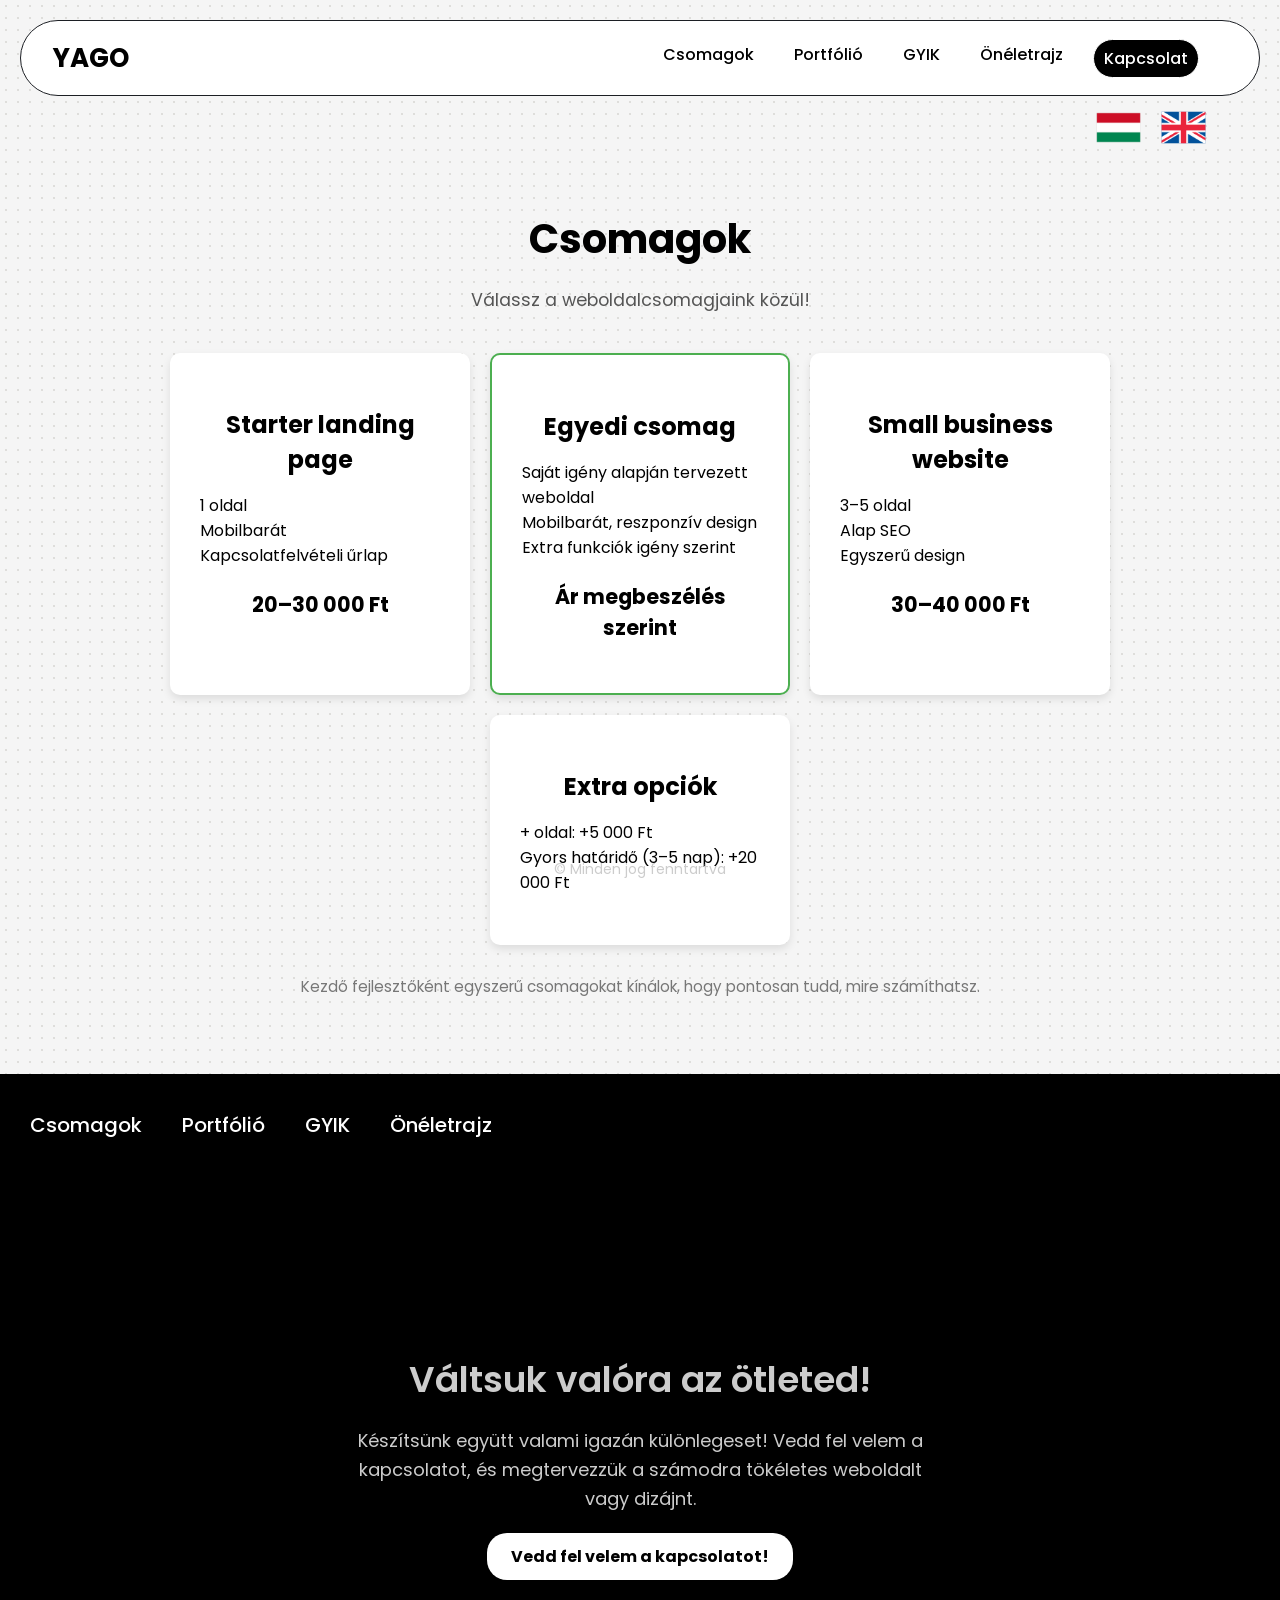
<file: csomagok.html>
<!DOCTYPE html>
<html lang="hu">
<head>
    <meta charset="UTF-8">
    <meta name="viewport" content="width=device-width, initial-scale=1.0">
    <title>Weboldal készítés kisvállalkozásoknak – Yago webdesigner</title>
      <link rel="icon" href="evilpictures/yellowcircle.png" type="image/png">


<link rel="stylesheet" href="yago.css?v=2">

    <link href="https://fonts.googleapis.com/css2?family=Poppins:wght@400;700&display=swap" rel="stylesheet">
<meta name="description" content="Mobilbarát, reszponzív weboldalakat készítek kisvállalkozásoknak. Modern design, gyors betöltés, áttekinthető felépítése hogy a látogatóid örömmel használják az oldalad minden eszközön. Nézd meg a portfóliómat vagy kérj ajánlatot most!">

<link rel="preconnect" href="https://fonts.googleapis.com">
<link rel="preconnect" href="https://fonts.gstatic.com" crossorigin>
<link href="https://fonts.googleapis.com/css2?family=Poppins:wght@400;700&display=swap" rel="stylesheet">
</script>

    <style>
      body {
        font-family: 'Poppins', sans-serif;
      }

      .visually-hidden {
  position: absolute;
  left: -9999px;
}

    </style>
</head>

<h1 class="visually-hidden">Weboldal készítés kisvállalkozásoknak – Yago webdesigner</h1>


<div class="lang-switch">
   <a href="csomagok.html">
    <img src="evilpictures/huhu_optimized.png" alt="HU">
  </a>

  <a href="packages.html">
    <img src="evilpictures/english_optimized.png" alt="EN">
  </a>

</div>
    
      
<nav class="navbar">
  <div class="logo">
    <span><a href="index.html">YAGO</a></span>
  </div>

  <ul class="nav-links desktop-menu">
                <li><a href="csomagok.html">Csomagok</a></li>
    <li><a href="portfolio-hu.html">Portfólió</a></li>
    <li><a href="yagoservice-hu.html">GYIK</a></li>
    <li><a href="https://drive.google.com/file/d/10p5iuE3axz7f0G7Mag1OAk9nEG1gY_fg/view?usp=sharing" target="_blank">Önéletrajz</a></li>
    <li><a href="hireme-hu.html" class="hire">Kapcsolat</a></li>
    <li><a href="#"><i class="fab fa-instagram"></i></a></li>
  </ul>








    <div class="hamburger" onclick="toggleMenu()">☰</div>

  <div class="mobile-menu">
    <span class="close" onclick="toggleMenu()">✕</span>
    <ul class="nav-links">
            <li><a href="csomagok.html">Csomagok</a></li>
      <li><a href="portfolio-hu.html">Portfolió</a></li>
      <li><a href="yagoservice-hu.html">GYIK</a></li>
      <li><a href="https://drive.google.com/file/d/10p5iuE3axz7f0G7Mag1OAk9nEG1gY_fg/view?usp=sharing" target="_blank" rel="noopener noreferrer">Önéletrajz</a></li>
      <li><a href="hireme-hu.html" class="hire">Kapcsolat</a></li>
      <li><a href="#"><i class="fab fa-instagram"></i></a></li>
    </ul>
  </div>
</nav>


<script>
  function toggleMenu() {
    const menu = document.querySelector('.mobile-menu');
    const hamburger = document.querySelector('.hamburger');
    const lang = document.querySelector('.lang-switch'); // <-- EZ A JÓ!

    const isOpen = menu.classList.toggle('show');

    hamburger.style.display = isOpen ? 'none' : 'block';

    if (lang) {
      lang.style.display = isOpen ? 'none' : 'flex'; // ha eredetileg block volt, akkor 'block'
    }
  }
</script>








<!-- Csomagok szekció -->
<section id="packages" style="padding: 60px 20px;">
  <style>
    /* Alap stílus minden csomaghoz */
    .package-card {
      background-color: #fff;
      border-radius: 10px;
      padding: 30px;
      flex: 1 1 250px;
      max-width: 300px;
      box-shadow: 0 4px 8px rgba(0,0,0,0.1);
      transition: transform 0.3s ease, box-shadow 0.3s ease;
    }
    /* Hover effekt */
    .package-card:hover {
      transform: translateY(-8px);
      box-shadow: 0 8px 16px rgba(0,0,0,0.2);
    }
  </style>

  <div style="max-width: 1000px; margin: 0 auto; text-align: center;">
    <h2 style="font-size: 2.5rem; margin-bottom: 10px;">Csomagok</h2>
    <p style="font-size: 1.1rem; color: #555; margin-bottom: 40px;">
      Válassz a weboldalcsomagjaink közül!
    </p>
    
    <div style="display: flex; flex-wrap: wrap; justify-content: center; gap: 20px;">
      
      <!-- Starter csomag -->
      <div class="package-card">
        <h3 style="font-size: 1.5rem; margin-bottom: 15px;">Starter landing page</h3>
        <ul style="list-style: none; padding: 0; color: #555; text-align: left; margin-bottom: 20px;">
          <li>1 oldal</li>
          <li>Mobilbarát</li>
          <li>Kapcsolatfelvételi űrlap</li>
        </ul>
        <p style="font-size: 1.3rem; font-weight: bold;">20–30 000 Ft</p>
      </div>

      <!-- Egyedi csomag -->
      <div class="package-card" style="border: 2px solid #4CAF50;">
        <h3 style="font-size: 1.5rem; margin-bottom: 15px; color: #4CAF50;">Egyedi csomag</h3>
        <ul style="list-style: none; padding: 0; color: #555; text-align: left; margin-bottom: 20px;">
          <li>Saját igény alapján tervezett weboldal</li>
          <li>Mobilbarát, reszponzív design</li>
          <li>Extra funkciók igény szerint</li>
        </ul>
        <p style="font-size: 1.3rem; font-weight: bold;">Ár megbeszélés szerint</p>
      </div>
      
      <!-- Small business csomag -->
      <div class="package-card">
        <h3 style="font-size: 1.5rem; margin-bottom: 15px;">Small business website</h3>
        <ul style="list-style: none; padding: 0; color: #555; text-align: left; margin-bottom: 20px;">
          <li>3–5 oldal</li>
          <li>Alap SEO</li>
          <li>Egyszerű design</li>
        </ul>
        <p style="font-size: 1.3rem; font-weight: bold;">30–40 000 Ft</p>
      </div>
      
      <!-- Extra opciók -->
      <div class="package-card">
        <h3 style="font-size: 1.5rem; margin-bottom: 15px;">Extra opciók</h3>
        <ul style="list-style: none; padding: 0; color: #555; text-align: left; margin-bottom: 20px;">
          <li>+ oldal: +5 000 Ft</li>
          <li>Gyors határidő (3–5 nap): +20 000 Ft</li>
        </ul>
      </div>
      
    </div>
    
    <p style="margin-top: 30px; color: #777; font-size: 0.95rem;">
      Kezdő fejlesztőként egyszerű csomagokat kínálok, hogy pontosan tudd, mire számíthatsz.
    </p>
  </div>
</section>

<style>
  .package-card * {
  text-decoration: none !important;
  color: inherit !important;
}

</style>


<footer class="site-footer">
    <header class="main-header">
      <nav class="nav-bar">
        <ul class="nav-linked">
         <li><a href="csomagok.html">Csomagok</a></li>
          <li><a href="portfolio-hu.html">Portfólió</a></li>
          <li><a href="yagoservice-hu.html">GYIK</a></li>
          <li><a href="https://drive.google.com/file/d/10p5iuE3axz7f0G7Mag1OAk9nEG1gY_fg/view?usp=sharing" target="_blank" rel="noopener noreferrer">Önéletrajz</a></li>
        </ul>
      </nav>
    </header>
    
    <section class="hero-section">
      <div class="hero-content">
        <h1>Váltsuk valóra az ötleted!</h1>
        <p>
          Készítsünk együtt valami igazán különlegeset! Vedd fel velem a kapcsolatot,
          és megtervezzük a számodra tökéletes weboldalt vagy dizájnt.
        </p>
        <a href="hireme-hu.html" class="hire-btn">Vedd fel velem a kapcsolatot!</a>
      </div>
    </section>
    
    <div class="footer-left">
      <p>© Minden jog fenntartva</p>
    </div>
    </footer>
    


</body>
</html>
</file>
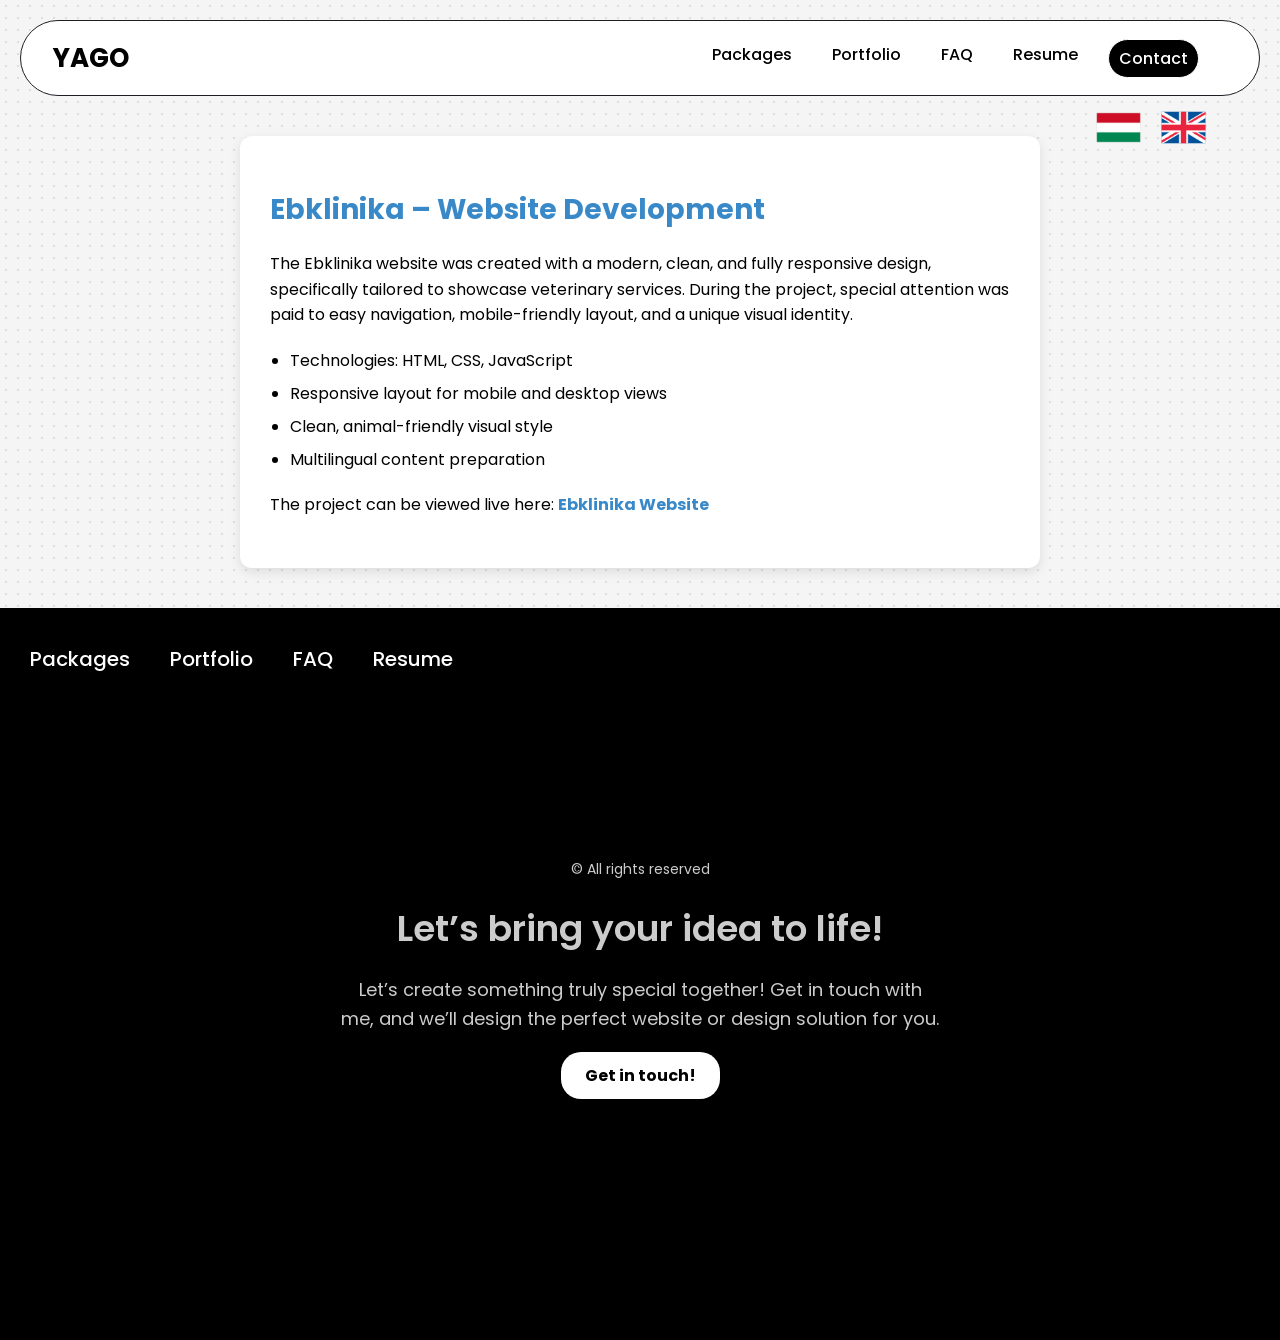
<file: ebklinika-en.html>
<!DOCTYPE html>
<html lang="en">
<head>
    <meta charset="UTF-8">
    <meta name="viewport" content="width=device-width, initial-scale=1.0">
    <title>Yago</title>
<link rel="stylesheet" href="yago.css?v=2">

    <link href="https://fonts.googleapis.com/css2?family=Poppins:wght@400;700&display=swap" rel="stylesheet">
    <link rel="icon" href="evilpictures/yellowcircle.png" type="image/png">

    <link rel="preconnect" href="https://fonts.googleapis.com">
<link rel="preconnect" href="https://fonts.gstatic.com" crossorigin>
<link href="https://fonts.googleapis.com/css2?family=Poppins:wght@400;700&display=swap" rel="stylesheet">


    <style>
      body {
        font-family: 'Poppins', sans-serif;
      }
    </style>
</head>
<body>

<div class="lang-switch">
   <a href="ebklinika.html">
    <img src="evilpictures/huhu_optimized.png" alt="HU">
  </a>

  <a href="ebklinika-en.html">
    <img src="evilpictures/english_optimized.png" alt="EN">
  </a>
</div>

<nav class="navbar">
  <div class="logo">
    <span><a href="index-en.html">YAGO</a></span>
  </div>

  <ul class="nav-links desktop-menu">
                       <li><a href="packages.html">Packages</a></li>
    <li><a href="portfolio.html">Portfolio</a></li>
    <li><a href="yagoservice.html">FAQ</a></li>
    <li>
      <a href="https://drive.google.com/file/d/1FfE38Dp3_xjVUnNqO9Sjk7j9orYLN7DN/view?usp=sharing" 
         target="_blank" rel="noopener noreferrer">
        Resume
      </a>
    </li>
    <li><a href="hireme.html" class="hire">Contact</a></li>
    <li><a href="#"><i class="fab fa-instagram"></i></a></li>
  </ul>

  <div class="hamburger" onclick="toggleMenu()">☰</div>

  <div class="mobile-menu">
    <span class="close" onclick="toggleMenu()">✕</span>
    <ul class="nav-links">
                         <li><a href="packages.html">Packages</a></li>
      <li><a href="portfolio.html">Portfolio</a></li>
      <li><a href="yagoservice.html">FAQ</a></li>
      <li>
        <a href="https://drive.google.com/file/d/1FfE38Dp3_xjVUnNqO9Sjk7j9orYLN7DN/view?usp=sharing" 
           target="_blank" rel="noopener noreferrer">
          Resume
        </a>
      </li>
      <li><a href="hireme.html" class="hire">Contact</a></li>
      <li><a href="#"><i class="fab fa-instagram"></i></a></li>
    </ul>
  </div>
</nav>

<script>
  function toggleMenu() {
    const menu = document.querySelector('.mobile-menu');
    const hamburger = document.querySelector('.hamburger');
    const lang = document.querySelector('.lang-switch'); // <-- EZ A JÓ!

    const isOpen = menu.classList.toggle('show');

    hamburger.style.display = isOpen ? 'none' : 'block';

    if (lang) {
      lang.style.display = isOpen ? 'none' : 'flex'; // ha eredetileg block volt, akkor 'block'
    }
  }
</script>


<section class="project-details">
  <h2>Ebklinika – Website Development</h2>
  <p>
    The Ebklinika website was created with a modern, clean, and fully responsive design,
    specifically tailored to showcase veterinary services. During the project, special
    attention was paid to easy navigation, mobile-friendly layout, and a unique visual identity.
  </p>
  <ul>
    <li>Technologies: HTML, CSS, JavaScript</li>
    <li>Responsive layout for mobile and desktop views</li>
    <li>Clean, animal-friendly visual style</li>
    <li>Multilingual content preparation</li>
  </ul>
  <p>
    The project can be viewed live here:
    <a href="https://példa-link-ebklinika.hu" target="_blank">
      Ebklinika Website
    </a>
  </p>
</section>

<footer class="site-footer">
  <header class="main-header">
    <nav class="nav-bar">
      <ul class="nav-linked">
                           <li><a href="packages.html">Packages</a></li>
        <li><a href="portfolio.html">Portfolio</a></li>
        <li><a href="yagoservice.html">FAQ</a></li>
        <li>
          <a href="https://drive.google.com/file/d/1FfE38Dp3_xjVUnNqO9Sjk7j9orYLN7DN/view?usp=sharing" 
             target="_blank" rel="noopener noreferrer">
            Resume
          </a>
        </li>
      </ul>
    </nav>
  </header>
  
  <section class="hero-section">
    <div class="hero-content">
      <h1>Let’s bring your idea to life!</h1>
      <p>
        Let’s create something truly special together! Get in touch with me,
        and we’ll design the perfect website or design solution for you.
      </p>
      <a href="hireme.html" class="hire-btn">Get in touch!</a>
    </div>
  </section>
  
  <div class="footer-left">
    <p>© All rights reserved</p>
  </div>
</footer>

</body>
</html>
</file>
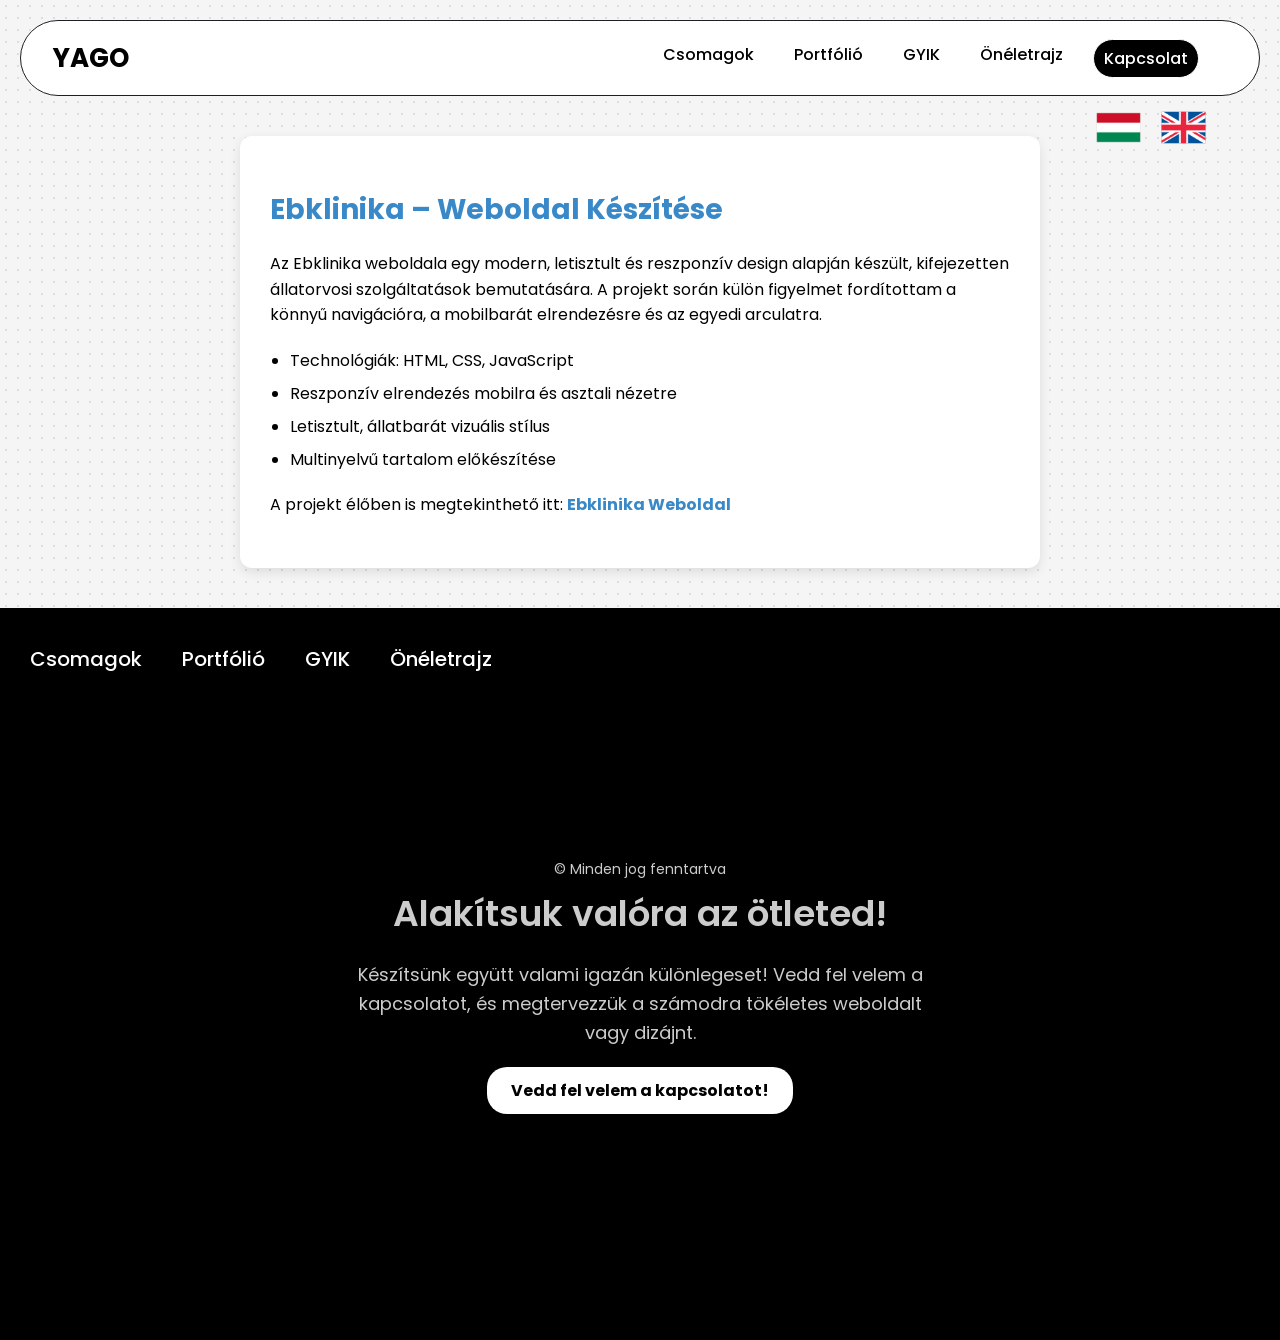
<file: ebklinika.html>
<!DOCTYPE html>
<html lang="hu">
<head>
    <meta charset="UTF-8">
    <meta name="viewport" content="width=device-width, initial-scale=1.0">
    <title>Yago</title>

<link rel="stylesheet" href="yago.css?v=2">

    <link href="https://fonts.googleapis.com/css2?family=Poppins:wght@400;700&display=swap" rel="stylesheet">
      <link rel="icon" href="evilpictures/yellowcircle.png" type="image/png">
<link rel="preconnect" href="https://fonts.googleapis.com">
<link rel="preconnect" href="https://fonts.gstatic.com" crossorigin>
<link href="https://fonts.googleapis.com/css2?family=Poppins:wght@400;700&display=swap" rel="stylesheet">

<style>
  body {
    font-family: 'Poppins', sans-serif;
  }
</style>

</head>
<body>



<div class="lang-switch">
   <a href="ebklinika.html">
    <img src="evilpictures/huhu_optimized.png" alt="HU">
  </a>

  <a href="ebklinika-en.html">
    <img src="evilpictures/english_optimized.png" alt="EN">
  </a>

</div>


  <nav class="navbar">
  <div class="logo">
    <span><a href="index.html">YAGO</a></span>
  </div>

  <ul class="nav-links desktop-menu">
                       <li><a href="csomagok.html">Csomagok</a></li>
    <li><a href="portfolio-hu.html">Portfólió</a></li>
    <li><a href="yagoservice-hu.html">GYIK</a></li>
    <li><a href="https://drive.google.com/file/d/10p5iuE3axz7f0G7Mag1OAk9nEG1gY_fg/view?usp=sharing" target="_blank" rel="noopener noreferrer">Önéletrajz</a></li>
    <li><a href="hireme-hu.html" class="hire">Kapcsolat</a></li>
    <li><a href="#"><i class="fab fa-instagram"></i></a></li>
  </ul>

  <div class="hamburger" onclick="toggleMenu()">☰</div>

  <div class="mobile-menu">
    <span class="close" onclick="toggleMenu()">✕</span>
    <ul class="nav-links">
                         <li><a href="csomagok.html">Csomagok</a></li>
      <li><a href="portfolio-hu.html">Portfólió</a></li>
      <li><a href="yagoservice-hu.html">GYIK</a></li>
      <li><a href="https://drive.google.com/file/d/10p5iuE3axz7f0G7Mag1OAk9nEG1gY_fg/view?usp=sharing" target="_blank" rel="noopener noreferrer">Önéletrajz</a></li>
      <li><a href="hireme-hu.html" class="hire">Kapcsolat</a></li>
      <li><a href="#"><i class="fab fa-instagram"></i></a></li>
    </ul>
  </div>
</nav>

<script>
  function toggleMenu() {
    const menu = document.querySelector('.mobile-menu');
    const hamburger = document.querySelector('.hamburger');
    const lang = document.querySelector('.lang-switch'); // <-- EZ A JÓ!

    const isOpen = menu.classList.toggle('show');

    hamburger.style.display = isOpen ? 'none' : 'block';

    if (lang) {
      lang.style.display = isOpen ? 'none' : 'flex'; // ha eredetileg block volt, akkor 'block'
    }
  }
</script>


<section class="project-details">
  <h2>Ebklinika – Weboldal Készítése</h2>
  <p>
    Az Ebklinika weboldala egy modern, letisztult és reszponzív design alapján készült, kifejezetten állatorvosi szolgáltatások bemutatására. A projekt során külön figyelmet fordítottam a könnyű navigációra, a mobilbarát elrendezésre és az egyedi arculatra.
  </p>
  <ul>
    <li>Technológiák: HTML, CSS, JavaScript</li>
    <li>Reszponzív elrendezés mobilra és asztali nézetre</li>
    <li>Letisztult, állatbarát vizuális stílus</li>
    <li>Multinyelvű tartalom előkészítése</li>
  </ul>
  <p>
    A projekt élőben is megtekinthető itt:  
    <a href="https://példa-link-ebklinika.hu" target="_blank">Ebklinika Weboldal</a>
  </p>
</section>

  <footer class="site-footer">
      <header class="main-header">
        <nav class="nav-bar">
          <ul class="nav-linked">
                               <li><a href="csomagok.html">Csomagok</a></li>
            <li><a href="portfolio-hu.html">Portfólió</a></li>
            <li><a href="yagoservice-hu.html">GYIK</a></li>
            <li><a href="https://drive.google.com/file/d/10p5iuE3axz7f0G7Mag1OAk9nEG1gY_fg/view?usp=sharing" target="_blank" rel="noopener noreferrer">Önéletrajz</a></li>
          </ul>
        </nav>
      </header>
      
      <section class="hero-section">
        <div class="hero-content">
          <h1>Alakítsuk valóra az ötleted!</h1>
          <p>
            Készítsünk együtt valami igazán különlegeset! Vedd fel velem a kapcsolatot,
            és megtervezzük a számodra tökéletes weboldalt vagy dizájnt.
          </p>
          <a href="hireme.html" class="hire-btn">Vedd fel velem a kapcsolatot!</a>
        </div>
      </section>
      
      <div class="footer-left">
        <p>© Minden jog fenntartva</p>
      </div>
      </footer>
</file>
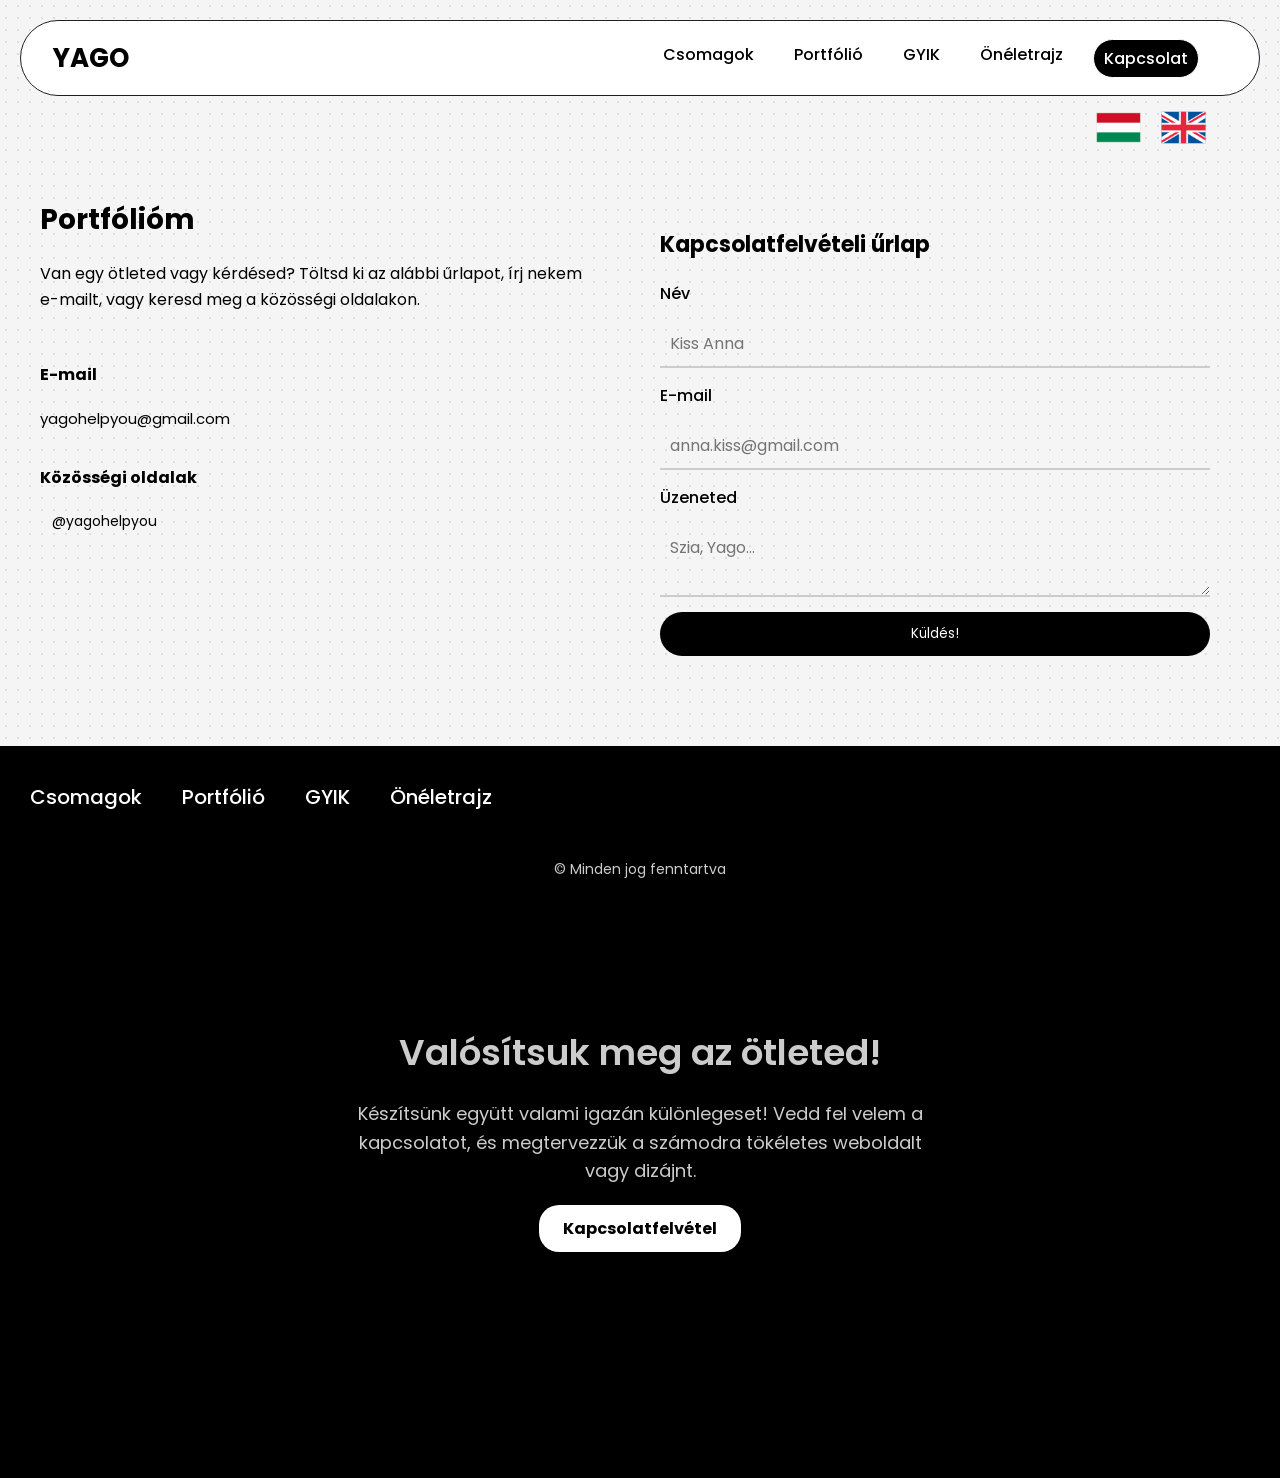
<file: hireme-hu.html>
<!DOCTYPE html>
<html lang="hu">
<head>
    <meta charset="UTF-8">
    <meta name="viewport" content="width=device-width, initial-scale=1.0">
    <title>Yago</title>

<link rel="stylesheet" href="yago.css?v=2">

    <link href="https://fonts.googleapis.com/css2?family=Poppins:wght@400;700&display=swap" rel="stylesheet">
      <link rel="icon" href="evilpictures/yellowcircle.png" type="image/png">

<style>
  body {
    font-family: 'Poppins', sans-serif;
  }
</style>
<link rel="preconnect" href="https://fonts.googleapis.com">
<link rel="preconnect" href="https://fonts.gstatic.com" crossorigin>
<link href="https://fonts.googleapis.com/css2?family=Poppins:wght@400;700&display=swap" rel="stylesheet">

</head>
<body>


<div class="lang-switch">
   <a href="hireme-hu.html">
    <img src="evilpictures/huhu_optimized.png" alt="HU">
  </a>

  <a href="hireme.html">
    <img src="evilpictures/english_optimized.png" alt="EN">
  </a>

</div>


  <nav class="navbar">
  <div class="logo">
    <span><a href="index.html">YAGO</a></span>
  </div>

  <ul class="nav-links desktop-menu">
                       <li><a href="csomagok.html">Csomagok</a></li>
    <li><a href="portfolio-hu.html">Portfólió</a></li>
    <li><a href="yagoservice-hu.html">GYIK</a></li>
    <li><a href="https://drive.google.com/file/d/10p5iuE3axz7f0G7Mag1OAk9nEG1gY_fg/view?usp=sharing" target="_blank" rel="noopener noreferrer">Önéletrajz</a></li>
    <li><a href="hireme-hu.html" class="hire">Kapcsolat</a></li>
    <li><a href="#"><i class="fab fa-instagram"></i></a></li>
  </ul>

  <div class="hamburger" onclick="toggleMenu()">☰</div>

  <div class="mobile-menu">
    <span class="close" onclick="toggleMenu()">✕</span>
    <ul class="nav-links">
                         <li><a href="csomagok.html">Csomagok</a></li>
      <li><a href="portfolio-hu.html">Portfólió</a></li>
      <li><a href="yagoservice-hu.html">GYIK</a></li>
      <li><a href="https://drive.google.com/file/d/10p5iuE3axz7f0G7Mag1OAk9nEG1gY_fg/view?usp=sharing" target="_blank" rel="noopener noreferrer">Önéletrajz</a></li>
      <li><a href="hireme-hu.html" class="hire">Kapcsolat</a></li>
      <li><a href="#"><i class="fab fa-instagram"></i></a></li>
    </ul>
  </div>
</nav>

<script>
  function toggleMenu() {
    const menu = document.querySelector('.mobile-menu');
    const hamburger = document.querySelector('.hamburger');
    const lang = document.querySelector('.lang-switch'); // <-- EZ A JÓ!

    const isOpen = menu.classList.toggle('show');

    hamburger.style.display = isOpen ? 'none' : 'block';

    if (lang) {
      lang.style.display = isOpen ? 'none' : 'flex'; // ha eredetileg block volt, akkor 'block'
    }
  }
</script>


<main class="yago-contact-wrapper">
    <section class="contact-left-panel">
    <h2 class="contact-title"><span class="highlightes">Portfólióm</span></h2>

      <p class="contact-description">
        Van egy ötleted vagy kérdésed? Töltsd ki az alábbi űrlapot, írj nekem e-mailt, vagy keresd meg a közösségi oldalakon.
      </p>
      <div class="contact-details">
        <h4 class="contact-subtitle">E-mail</h4>
        <p class="contact-email">yagohelpyou@gmail.com</p>

        <h4 class="contact-subtitle">Közösségi oldalak</h4>
        <div class="contact-social-links">
          <a href="#"><span>@yagohelpyou</span></a>

        </div>
      </div>
    </section>

<section class="form-right-box">
<h3 class="form-title"><span class="highlightes">Kapcsolatfelvételi űrlap</span></h3>

  <form action="https://formsubmit.co/yagohelpyou@gmail.com" method="POST" class="form-fields">
    <label for="user-name">Név</label>
    <input type="text" id="user-name" name="name" placeholder="Kiss Anna" required />

    <label for="user-email">E-mail</label>
    <input type="email" id="user-email" name="email" placeholder="anna.kiss@gmail.com" required />

    <label for="user-message">Üzeneted</label>
    <textarea id="user-message" name="message" placeholder="Szia, Yago..." required></textarea>

    <!-- Opcionális: átirányítás és captcha kikapcsolása -->
    <input type="hidden" name="_captcha" value="false" />
    <input type="hidden" name="_next" value="yagowebsite-hu.html" />

    <button type="submit" class="form-submit-button">Küldés!</button>
  </form>
</section>

</main>

<footer class="site-footer">
<header class="main-header">
  <nav class="nav-bar">
    <ul class="nav-linked">
                         <li><a href="csomagok.html">Csomagok</a></li>
      <li><a href="portfolio-hu.html">Portfólió</a></li>
      <li><a href="yagoservice-hu.html">GYIK</a></li>
      <li><a href="https://drive.google.com/file/d/10p5iuE3axz7f0G7Mag1OAk9nEG1gY_fg/view?usp=sharing" target="_blank" rel="noopener noreferrer">Önéletrajz</a></li>
    </ul>
  </nav>
</header>

<section class="hero-section">
  <div class="hero-content">
    <h1>Valósítsuk meg az ötleted!</h1>
    <p>
      Készítsünk együtt valami igazán különlegeset! Vedd fel velem a kapcsolatot,
      és megtervezzük a számodra tökéletes weboldalt vagy dizájnt.
    </p>
    <a href="hireme-hu.html" class="hire-btn">Kapcsolatfelvétel</a>
  </div>
</section>

  <div class="footer-left">
    <p>© Minden jog fenntartva</p>
  </div>
</footer>

</body>
</html>
</file>
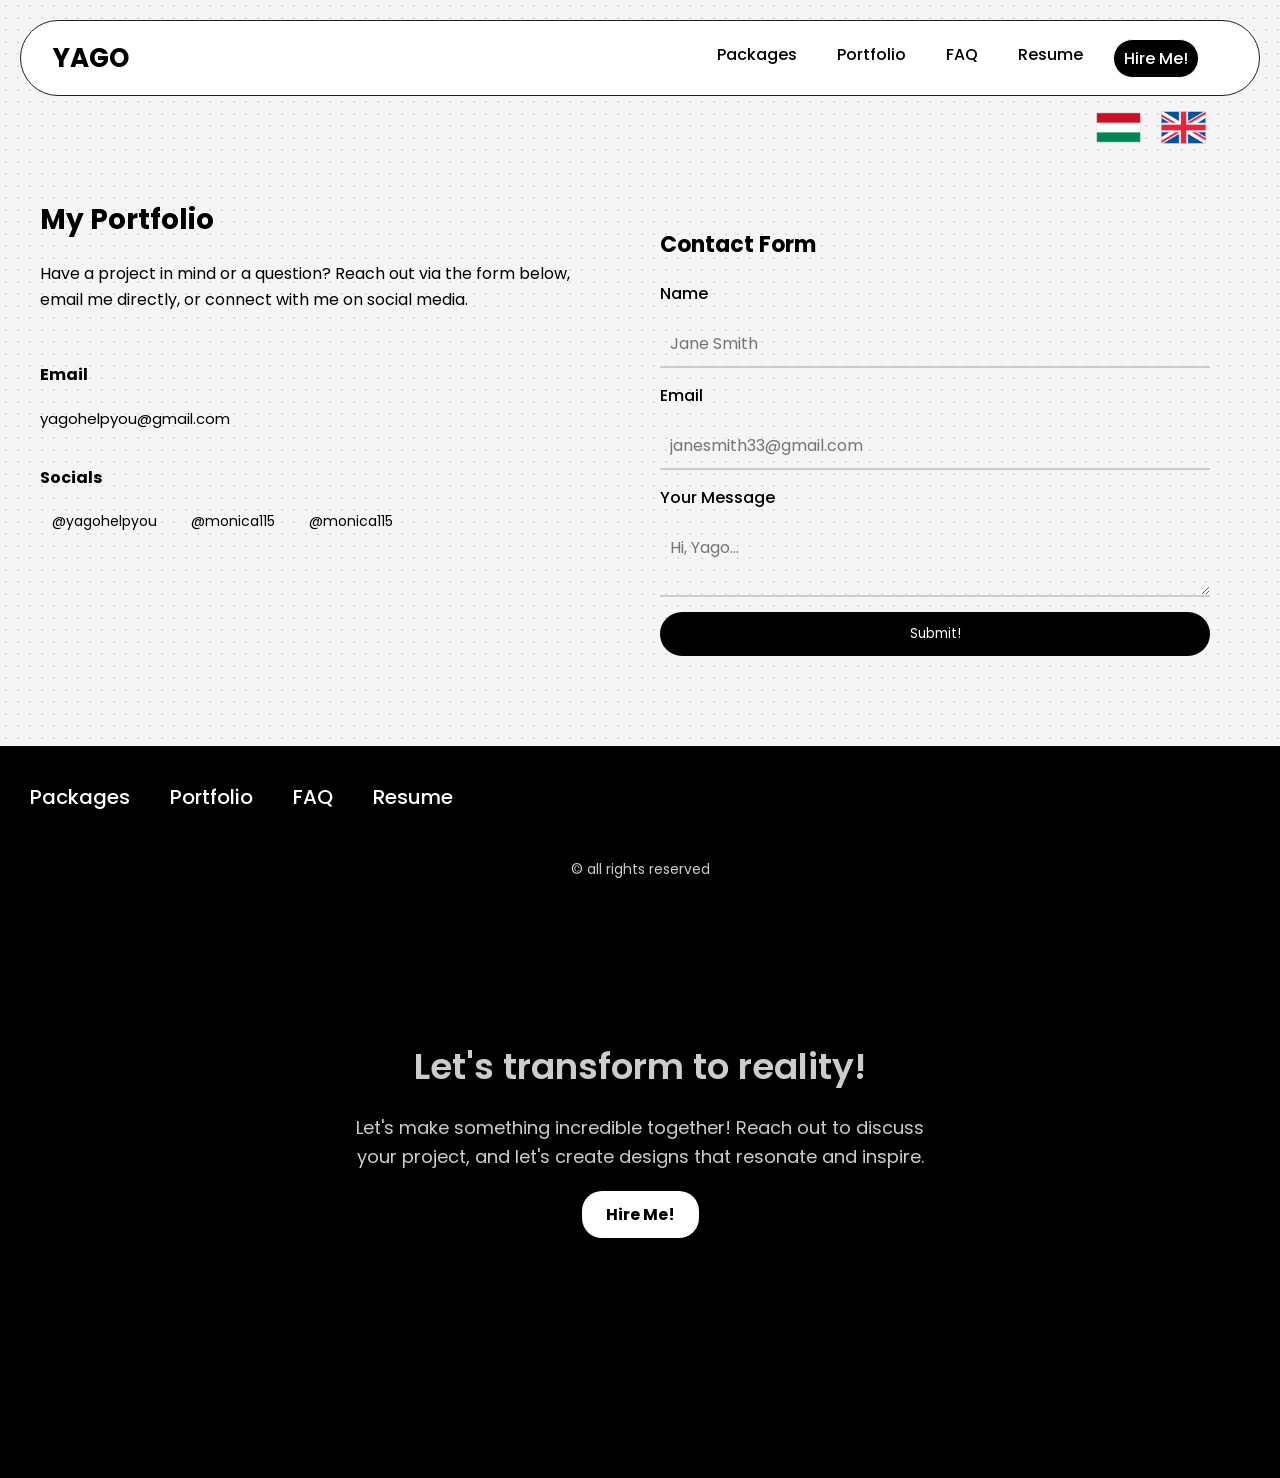
<file: hireme.html>
<!DOCTYPE html>
<html lang="en">
<head>
    <meta charset="UTF-8">
    <meta name="viewport" content="width=device-width, initial-scale=1.0">
    <title>Yago</title>

<link rel="stylesheet" href="yago.css?v=2">

       <link href="https://fonts.googleapis.com/css2?family=Poppins:wght@400;700&display=swap" rel="stylesheet">
      <link rel="icon" href="evilpictures/yellowcircle.png" type="image/png">

      <link rel="preconnect" href="https://fonts.googleapis.com">
<link rel="preconnect" href="https://fonts.gstatic.com" crossorigin>
<link href="https://fonts.googleapis.com/css2?family=Poppins:wght@400;700&display=swap" rel="stylesheet">


<style>
  body {
    font-family: 'Poppins', sans-serif;
  }
</style>

</head>
<body>

</script>


<div class="lang-switch">
   <a href="hireme-hu.html">
    <img src="evilpictures/huhu_optimized.png" alt="HU">
  </a>

  <a href="hireme.html">
    <img src="evilpictures/english_optimized.png" alt="EN">
  </a>

</div>


  <nav class="navbar">
  <div class="logo">
    <span><a href="index-en.html">YAGO</a></span>
  </div>

  <ul class="nav-links desktop-menu">
    <li><a href="packages.html">Packages</a></li>
    <li><a href="portfolio.html">Portfolio</a></li>
    <li><a href="yagoservice.html">FAQ</a></li>
    <li><a href="https://drive.google.com/file/d/1FfE38Dp3_xjVUnNqO9Sjk7j9orYLN7DN/view?usp=sharing" target="_blank" rel="noopener noreferrer">Resume</a></li>
    <li><a href="hireme.html" class="hire">Hire Me!</a></li>
    <li><a href="#"><i class="fab fa-instagram"></i></a></li>
  </ul>

  <div class="hamburger" onclick="toggleMenu()">☰</div>

  <div class="mobile-menu">
    <span class="close" onclick="toggleMenu()">✕</span>
    <ul class="nav-links">
      <li><a href="packages.html">Packages</a></li>
      <li><a href="portfolio.html">Portfolio</a></li>
      <li><a href="yagoservice.html">FAQ</a></li>
      <li><a href="https://drive.google.com/file/d/1FfE38Dp3_xjVUnNqO9Sjk7j9orYLN7DN/view?usp=sharing" target="_blank" rel="noopener noreferrer">Resume</a></li>
      <li><a href="hireme.html" class="hire">Hire Me!</a></li>
      <li><a href="#"><i class="fab fa-instagram"></i></a></li>
    </ul>
  </div>
</nav>

<script>
  function toggleMenu() {
    const menu = document.querySelector('.mobile-menu');
    const hamburger = document.querySelector('.hamburger');
    const lang = document.querySelector('.lang-switch'); // <-- EZ A JÓ!

    const isOpen = menu.classList.toggle('show');

    hamburger.style.display = isOpen ? 'none' : 'block';

    if (lang) {
      lang.style.display = isOpen ? 'none' : 'flex'; // ha eredetileg block volt, akkor 'block'
    }
  }
</script>

 







  <main class="yago-contact-wrapper">
    <section class="contact-left-panel">
    <h2 class="contact-title"><span class="highlightes">My Portfolio</span></h2>

      <p class="contact-description">
        Have a project in mind or a question? Reach out via the form below, email me directly, or connect with me on social media.
      </p>
      <div class="contact-details">
        <h4 class="contact-subtitle">Email</h4>
        <p class="contact-email">yagohelpyou@gmail.com</p>

        <h4 class="contact-subtitle">Socials</h4>
        <div class="contact-social-links">
          <a href="#"><span>@yagohelpyou</span></a>
          <a href="#"><span>@monica115</span></a>
          <a href="#"><span>@monica115</span></a>
        </div>
      </div>
    </section>

<section class="form-right-box">
<h3 class="form-title"><span class="highlightes">Contact Form</span></h3>

  <form action="https://formsubmit.co/yagohelpyou@gmail.com" method="POST" class="form-fields">
    <label for="user-name">Name</label>
    <input type="text" id="user-name" name="name" placeholder="Jane Smith" required />

    <label for="user-email">Email</label>
    <input type="email" id="user-email" name="email" placeholder="janesmith33@gmail.com" required />

    <label for="user-message">Your Message</label>
    <textarea id="user-message" name="message" placeholder="Hi, Yago..." required></textarea>

    <!-- Opcionális: átirányítás és captcha kikapcsolása -->
    <input type="hidden" name="_captcha" value="false" />
    <input type="hidden" name="_next" value="yagowebsite.html" />

    <button type="submit" class="form-submit-button">Submit!</button>
  </form>
</section>

</main>



  <footer class="site-footer">
<header class="main-header">
  <nav class="nav-bar">
    <ul class="nav-linked">
      <li><a href="packages.html">Packages</a></li>
      <li><a href="portfolio.html">Portfolio</a></li>
      <li><a href="yagoservice.html">FAQ</a></li>
    <li><a href="https://drive.google.com/file/d/1FfE38Dp3_xjVUnNqO9Sjk7j9orYLN7DN/view?usp=sharing" target="_blank" rel="noopener noreferrer">Resume</a></li>
    </ul>
  </nav>
</header>


<section class="hero-section">
  <div class="hero-content">
    <h1>Let's transform to reality!</h1>
    <p>
      Let's make something incredible together! Reach out to discuss your project, and let's create designs that resonate and inspire.
    </p>
    <a href="hireme.html" class="hire-btn">Hire Me!</a>
  </div>
</section>






  <div class="footer-left">
    <p> © all rights reserved</p>
  </div>
</footer>





    
</body>
</html>
</file>
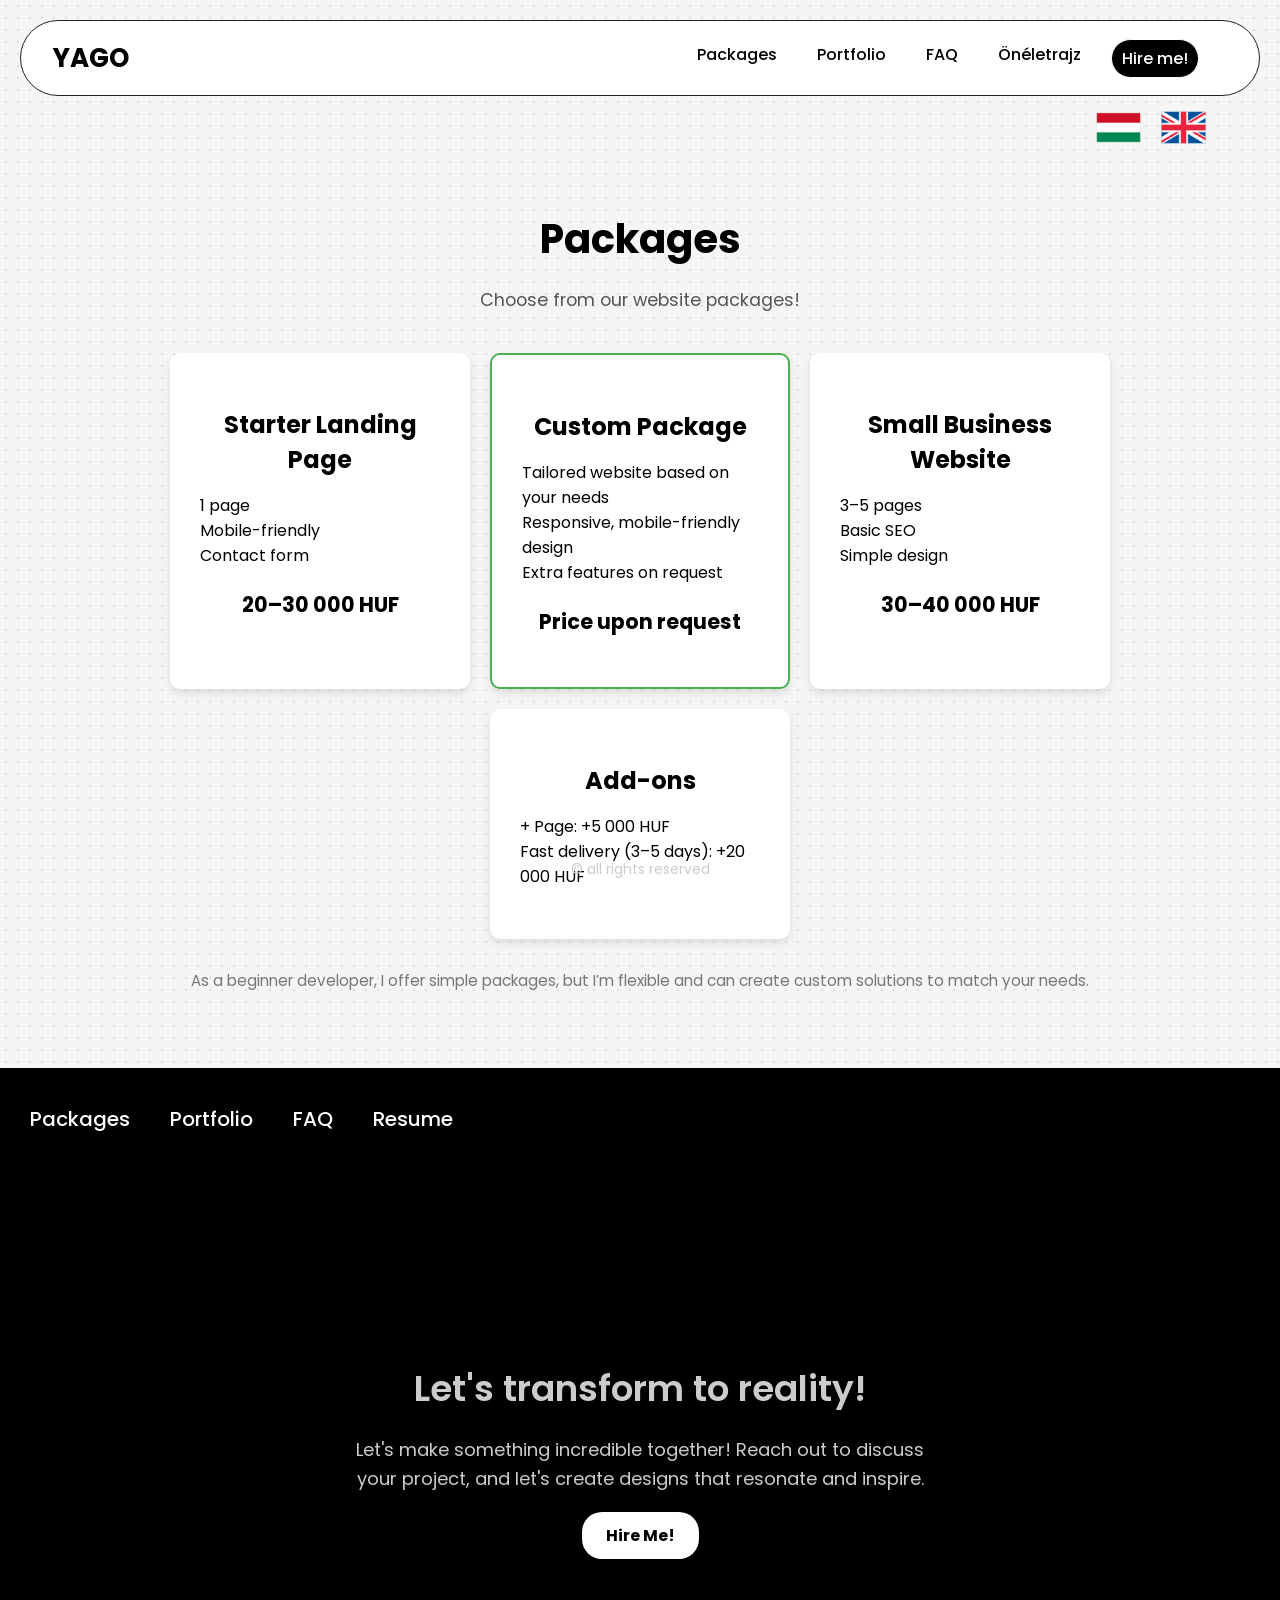
<file: packages.html>
<!DOCTYPE html>
<html lang="hu">
<head>
    <meta charset="UTF-8">
    <meta name="viewport" content="width=device-width, initial-scale=1.0">
    <title>Weboldal készítés kisvállalkozásoknak – Yago webdesigner</title>
      <link rel="icon" href="evilpictures/yellowcircle.png" type="image/png">


<link rel="stylesheet" href="yago.css?v=2">

    <link href="https://fonts.googleapis.com/css2?family=Poppins:wght@400;700&display=swap" rel="stylesheet">
<meta name="description" content="Mobilbarát, reszponzív weboldalakat készítek kisvállalkozásoknak. Modern design, gyors betöltés, áttekinthető felépítése hogy a látogatóid örömmel használják az oldalad minden eszközön. Nézd meg a portfóliómat vagy kérj ajánlatot most!">

<link rel="preconnect" href="https://fonts.googleapis.com">
<link rel="preconnect" href="https://fonts.gstatic.com" crossorigin>
<link href="https://fonts.googleapis.com/css2?family=Poppins:wght@400;700&display=swap" rel="stylesheet">
</script>

    <style>
      body {
        font-family: 'Poppins', sans-serif;
      }

      .visually-hidden {
  position: absolute;
  left: -9999px;
}

    </style>
</head>

<h1 class="visually-hidden">Weboldal készítés kisvállalkozásoknak – Yago webdesigner</h1>


<div class="lang-switch">
   <a href="csomagok.html">
    <img src="evilpictures/huhu_optimized.png" alt="HU">
  </a>

  <a href="packages.html">
    <img src="evilpictures/english_optimized.png" alt="EN">
  </a>

</div>
    
      
<nav class="navbar">
  <div class="logo">
    <span><a href="index-en.html">YAGO</a></span>
  </div>

  <ul class="nav-links desktop-menu">
            <li><a href="packages.html">Packages</a></li>
      <li><a href="portfolio.html">Portfolio</a></li>
      <li><a href="yagoservice.html">FAQ</a></li>
      <li><a href="https://drive.google.com/file/d/1FfE38Dp3_xjVUnNqO9Sjk7j9orYLN7DN/view?usp=sharing" target="_blank" rel="noopener noreferrer">Önéletrajz</a></li>
      <li><a href="hireme.html" class="hire">Hire me!</a></li>
    <li><a href="#"><i class="fab fa-instagram"></i></a></li>
  </ul>








    <div class="hamburger" onclick="toggleMenu()">☰</div>

  <div class="mobile-menu">
    <span class="close" onclick="toggleMenu()">✕</span>
    <ul class="nav-links">
            <li><a href="packages.html">Packages</a></li>
      <li><a href="portfolio.html">Portfolio</a></li>
      <li><a href="yagoservice.html">FAQ</a></li>
      <li><a href="https://drive.google.com/file/d/1FfE38Dp3_xjVUnNqO9Sjk7j9orYLN7DN/view?usp=sharing" target="_blank" rel="noopener noreferrer">Önéletrajz</a></li>
      <li><a href="hireme.html" class="hire">Hire me!</a></li>
      <li><a href="#"><i class="fab fa-instagram"></i></a></li>
    </ul>
  </div>
</nav>


<script>
  function toggleMenu() {
    const menu = document.querySelector('.mobile-menu');
    const hamburger = document.querySelector('.hamburger');
    const lang = document.querySelector('.lang-switch'); // <-- EZ A JÓ!

    const isOpen = menu.classList.toggle('show');

    hamburger.style.display = isOpen ? 'none' : 'block';

    if (lang) {
      lang.style.display = isOpen ? 'none' : 'flex'; // ha eredetileg block volt, akkor 'block'
    }
  }
</script>













<!-- Packages Section -->
<section id="packages" style="padding: 60px 20px;">
  <style>
    /* Basic style for all package cards */
    .package-card {
      background-color: #fff;
      border-radius: 10px;
      padding: 30px;
      flex: 1 1 250px;
      max-width: 300px;
      box-shadow: 0 4px 8px rgba(0,0,0,0.1);
      transition: transform 0.3s ease, box-shadow 0.3s ease;
    }
    /* Hover effect */
    .package-card:hover {
      transform: translateY(-8px);
      box-shadow: 0 8px 16px rgba(0,0,0,0.2);
    }
  </style>

  <div style="max-width: 1000px; margin: 0 auto; text-align: center;">
    <h2 style="font-size: 2.5rem; margin-bottom: 10px;">Packages</h2>
    <p style="font-size: 1.1rem; color: #555; margin-bottom: 40px;">
      Choose from our website packages!
    </p>
    
    <div style="display: flex; flex-wrap: wrap; justify-content: center; gap: 20px;">
      
      <!-- Starter package -->
      <div class="package-card">
        <h3 style="font-size: 1.5rem; margin-bottom: 15px;">Starter Landing Page</h3>
        <ul style="list-style: none; padding: 0; color: #555; text-align: left; margin-bottom: 20px;">
          <li>1 page</li>
          <li>Mobile-friendly</li>
          <li>Contact form</li>
        </ul>
        <p style="font-size: 1.3rem; font-weight: bold;">20–30 000 HUF</p>
      </div>

      <!-- Custom package -->
      <div class="package-card" style="border: 2px solid #4CAF50;">
        <h3 style="font-size: 1.5rem; margin-bottom: 15px; color: #4CAF50;">Custom Package</h3>
        <ul style="list-style: none; padding: 0; color: #555; text-align: left; margin-bottom: 20px;">
          <li>Tailored website based on your needs</li>
          <li>Responsive, mobile-friendly design</li>
          <li>Extra features on request</li>
        </ul>
        <p style="font-size: 1.3rem; font-weight: bold;">Price upon request</p>
      </div>
      
      <!-- Small business package -->
      <div class="package-card">
        <h3 style="font-size: 1.5rem; margin-bottom: 15px;">Small Business Website</h3>
        <ul style="list-style: none; padding: 0; color: #555; text-align: left; margin-bottom: 20px;">
          <li>3–5 pages</li>
          <li>Basic SEO</li>
          <li>Simple design</li>
        </ul>
        <p style="font-size: 1.3rem; font-weight: bold;">30–40 000 HUF</p>
      </div>
      
      <!-- Add-ons -->
      <div class="package-card">
        <h3 style="font-size: 1.5rem; margin-bottom: 15px;">Add-ons</h3>
        <ul style="list-style: none; padding: 0; color: #555; text-align: left; margin-bottom: 20px;">
          <li>+ Page: +5 000 HUF</li>
          <li>Fast delivery (3–5 days): +20 000 HUF</li>
        </ul>
      </div>

    </div>
    
    <p style="margin-top: 30px; color: #777; font-size: 0.95rem;">
      As a beginner developer, I offer simple packages, but I’m flexible and can create custom solutions to match your needs.
    </p>
  </div>
</section>

<style>
  .package-card * {
  text-decoration: none !important;
  color: inherit !important;
}

</style>



  <footer class="site-footer">
<header class="main-header">
  <nav class="nav-bar">
    <ul class="nav-linked">
                           <li><a href="packages.html">Packages</a></li>
      <li><a href="portfolio.html">Portfolio</a></li>
      <li><a href="yagoservice.html">FAQ</a></li>
    <li><a href="https://drive.google.com/file/d/1FfE38Dp3_xjVUnNqO9Sjk7j9orYLN7DN/view?usp=sharing" target="_blank" rel="noopener noreferrer">Resume</a></li>
    </ul>
  </nav>
</header>


<section class="hero-section">
  <div class="hero-content">
    <h1>Let's transform to reality!</h1>
    <p>
      Let's make something incredible together! Reach out to discuss your project, and let's create designs that resonate and inspire.
    </p>
    <a href="hireme.html" class="hire-btn">Hire Me!</a>
  </div>
</section>






  <div class="footer-left">
    <p> © all rights reserved</p>
  </div>
</footer>





    
</body>
</html>
</file>
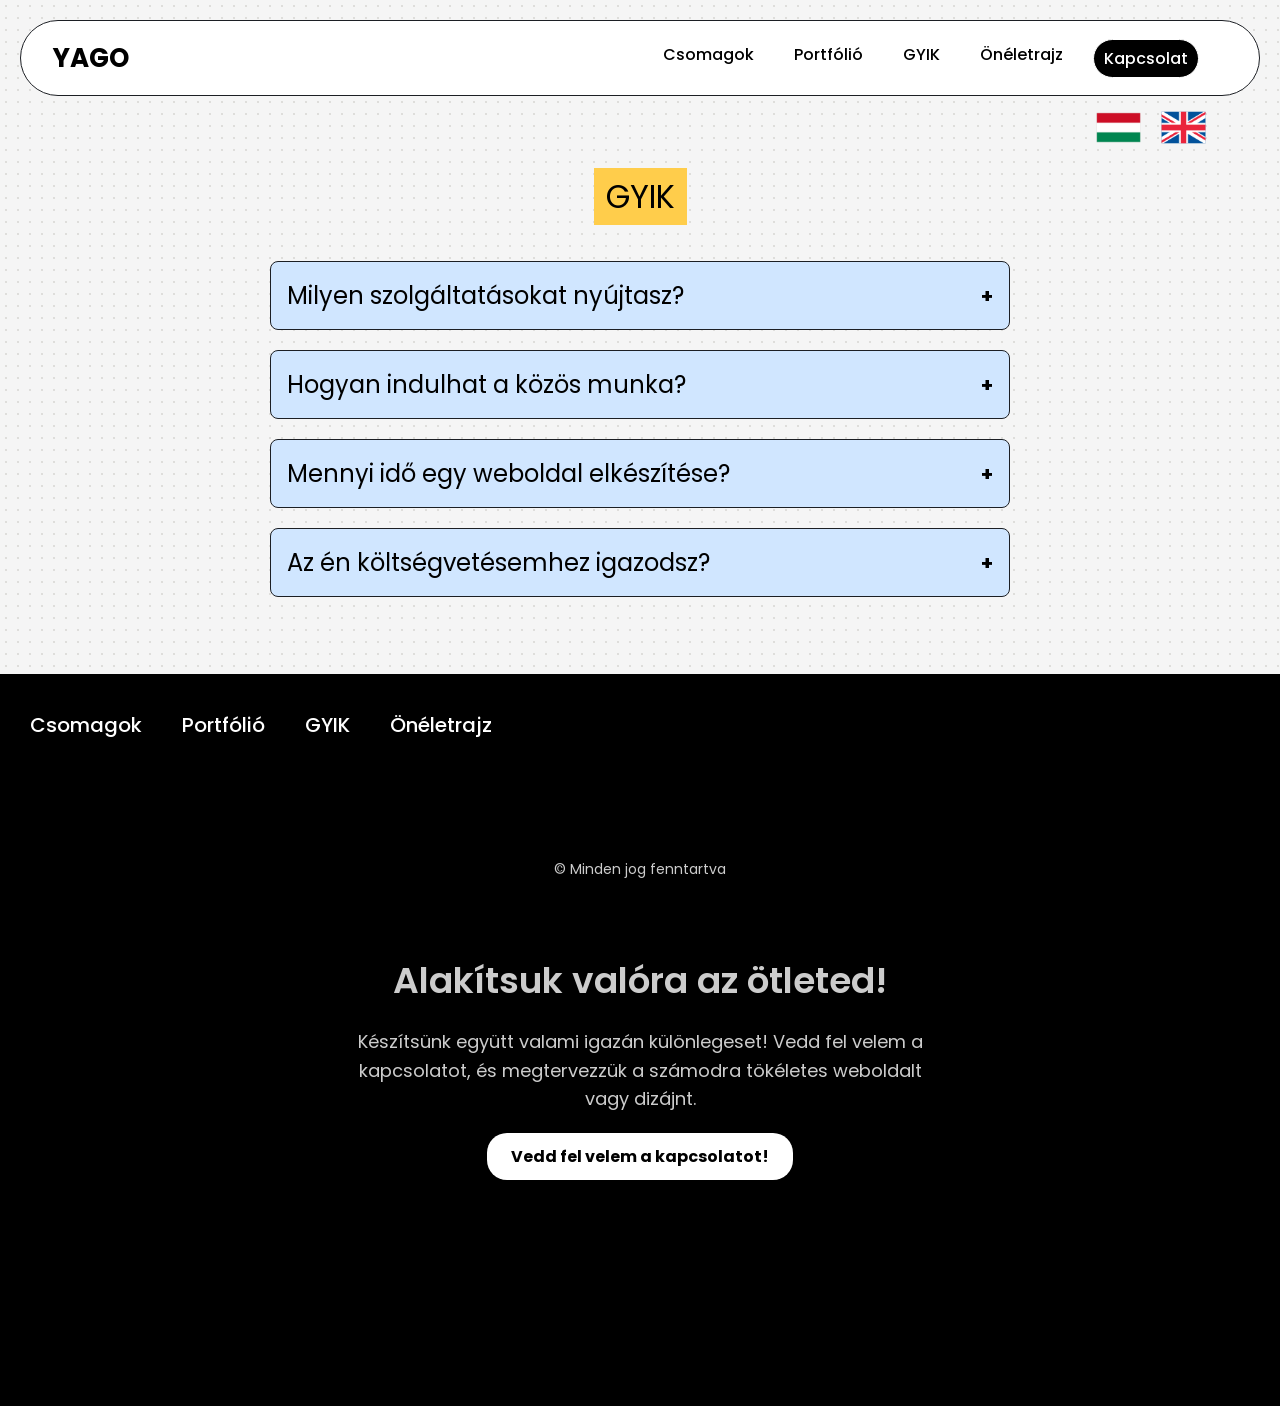
<file: yagoservice-hu.html>
<!DOCTYPE html>
<html lang="hu">
<head>
    <meta charset="UTF-8">
    <meta name="viewport" content="width=device-width, initial-scale=1.0">
    <title>Yago | Weboldal Készítés</title>

<link rel="stylesheet" href="yago.css?v=2">

    <link href="https://fonts.googleapis.com/css2?family=Poppins:wght@400;700&display=swap" rel="stylesheet">
      <link rel="icon" href="evilpictures/yellowcircle.png" type="image/png">

    <style>
      body {
        font-family: 'Poppins', sans-serif;
      }
    </style>

    <link rel="preconnect" href="https://fonts.googleapis.com">
<link rel="preconnect" href="https://fonts.gstatic.com" crossorigin>
<link href="https://fonts.googleapis.com/css2?family=Poppins:wght@400;700&display=swap" rel="stylesheet">

</head>

<body>

  
<div class="lang-switch">
   <a href="yagoservice-hu.html">
    <img src="evilpictures/huhu_optimized.png" alt="HU">
  </a>

  <a href="yagoservice.html">
    <img src="evilpictures/english_optimized.png" alt="EN">
  </a>

</div>

      
  
      
<nav class="navbar">
  <div class="logo">
    <span><a href="index.html">YAGO</a></span>
  </div>

  <ul class="nav-links desktop-menu">
                       <li><a href="csomagok.html">Csomagok</a></li>
    <li><a href="portfolio-hu.html">Portfólió</a></li>
    <li><a href="yagoservice-hu.html">GYIK</a></li>
    <li><a href="https://drive.google.com/file/d/10p5iuE3axz7f0G7Mag1OAk9nEG1gY_fg/view?usp=sharing" target="_blank">Önéletrajz</a></li>
    <li><a href="hireme-hu.html" class="hire">Kapcsolat</a></li>
    <li><a href="#"><i class="fab fa-instagram"></i></a></li>
  </ul>

    <div class="hamburger" onclick="toggleMenu()">☰</div>

  <div class="mobile-menu">
    <span class="close" onclick="toggleMenu()">✕</span>
    <ul class="nav-links">
                         <li><a href="csomagok.html">Csomagok</a></li>
      <li><a href="portfolio-hu.html">Portfolio</a></li>
      <li><a href="yagoservice.html">FAQ</a></li>
      <li>
        <a href="https://drive.google.com/file/d/1FfE38Dp3_xjVUnNqO9Sjk7j9orYLN7DN/view?usp=sharing" 
           target="_blank" rel="noopener noreferrer">
          Resume
        </a>
      </li>
      <li><a href="hireme.html" class="hire">Contact</a></li>
      <li><a href="#"><i class="fab fa-instagram"></i></a></li>
    </ul>
  </div>
</nav>

<script>
  function toggleMenu() {
    const menu = document.querySelector('.mobile-menu');
    const hamburger = document.querySelector('.hamburger');
    const lang = document.querySelector('.lang-switch'); // <-- EZ A JÓ!

    const isOpen = menu.classList.toggle('show');

    hamburger.style.display = isOpen ? 'none' : 'block';

    if (lang) {
      lang.style.display = isOpen ? 'none' : 'flex'; // ha eredetileg block volt, akkor 'block'
    }
  }
</script>


  
<section class="faq-section">
  <div class="faq-header">
    <span class="faq-label">GYIK</span>
  </div>
  
</div>
  
    <div class="faq-item">
      <button class="faq-question">Milyen szolgáltatásokat nyújtasz? <span class="plus">+</span></button>
      <div class="faq-answer">
        <p>Weboldal készítés, márkaépítés és UI fejlesztés egyedi igényekre szabva.</p>
      </div>
    </div>
  
    <div class="faq-item">
      <button class="faq-question">Hogyan indulhat a közös munka? <span class="plus">+</span></button>
      <div class="faq-answer">
        <p>Írj üzenetet vagy e-mailt, és megbeszélünk egy rövid egyeztetést!</p>
      </div>
    </div>
  
    <div class="faq-item">
      <button class="faq-question">Mennyi idő egy weboldal elkészítése? <span class="plus">+</span></button>
      <div class="faq-answer">
        <p>Általában 2–4 hét a projekt méretétől függően.</p>
      </div>
    </div>
  
    <div class="faq-item">
      <button class="faq-question">Az én költségvetésemhez igazodsz? <span class="plus">+</span></button>
      <div class="faq-answer">
        <p>Igen! Több árazási csomagból választhatsz, mindenre találunk megoldást.</p>
      </div>
    </div>
  </section>
  
  
  <script>
  const questions = document.querySelectorAll('.faq-question');
  questions.forEach(q => {
    q.addEventListener('click', () => {
      const answer = q.nextElementSibling;
      const plus = q.querySelector('.plus');
      const open = answer.style.display === 'block';
      answer.style.display = open ? 'none' : 'block';
      plus.textContent = open ? '+' : '−';
    });
  });
  </script>
  
  <footer class="site-footer">
      <header class="main-header">
        <nav class="nav-bar">
          <ul class="nav-linked">
                               <li><a href="csomagok.html">Csomagok</a></li>
            <li><a href="portfolio-hu.html">Portfólió</a></li>
            <li><a href="yagoservice-hu.html">GYIK</a></li>
            <li><a href="https://drive.google.com/file/d/10p5iuE3axz7f0G7Mag1OAk9nEG1gY_fg/view?usp=sharing" target="_blank" rel="noopener noreferrer">Önéletrajz</a></li>
          </ul>
        </nav>
      </header>
      
      <section class="hero-section">
        <div class="hero-content">
          <h1>Alakítsuk valóra az ötleted!</h1>
          <p>
            Készítsünk együtt valami igazán különlegeset! Vedd fel velem a kapcsolatot,
            és megtervezzük a számodra tökéletes weboldalt vagy dizájnt.
          </p>
          <a href="hireme-hu.html" class="hire-btn">Vedd fel velem a kapcsolatot!</a>
        </div>
      </section>
      
      <div class="footer-left">
        <p>© Minden jog fenntartva</p>
      </div>
      </footer>
      
  
  
  </body>
  </html>
</file>
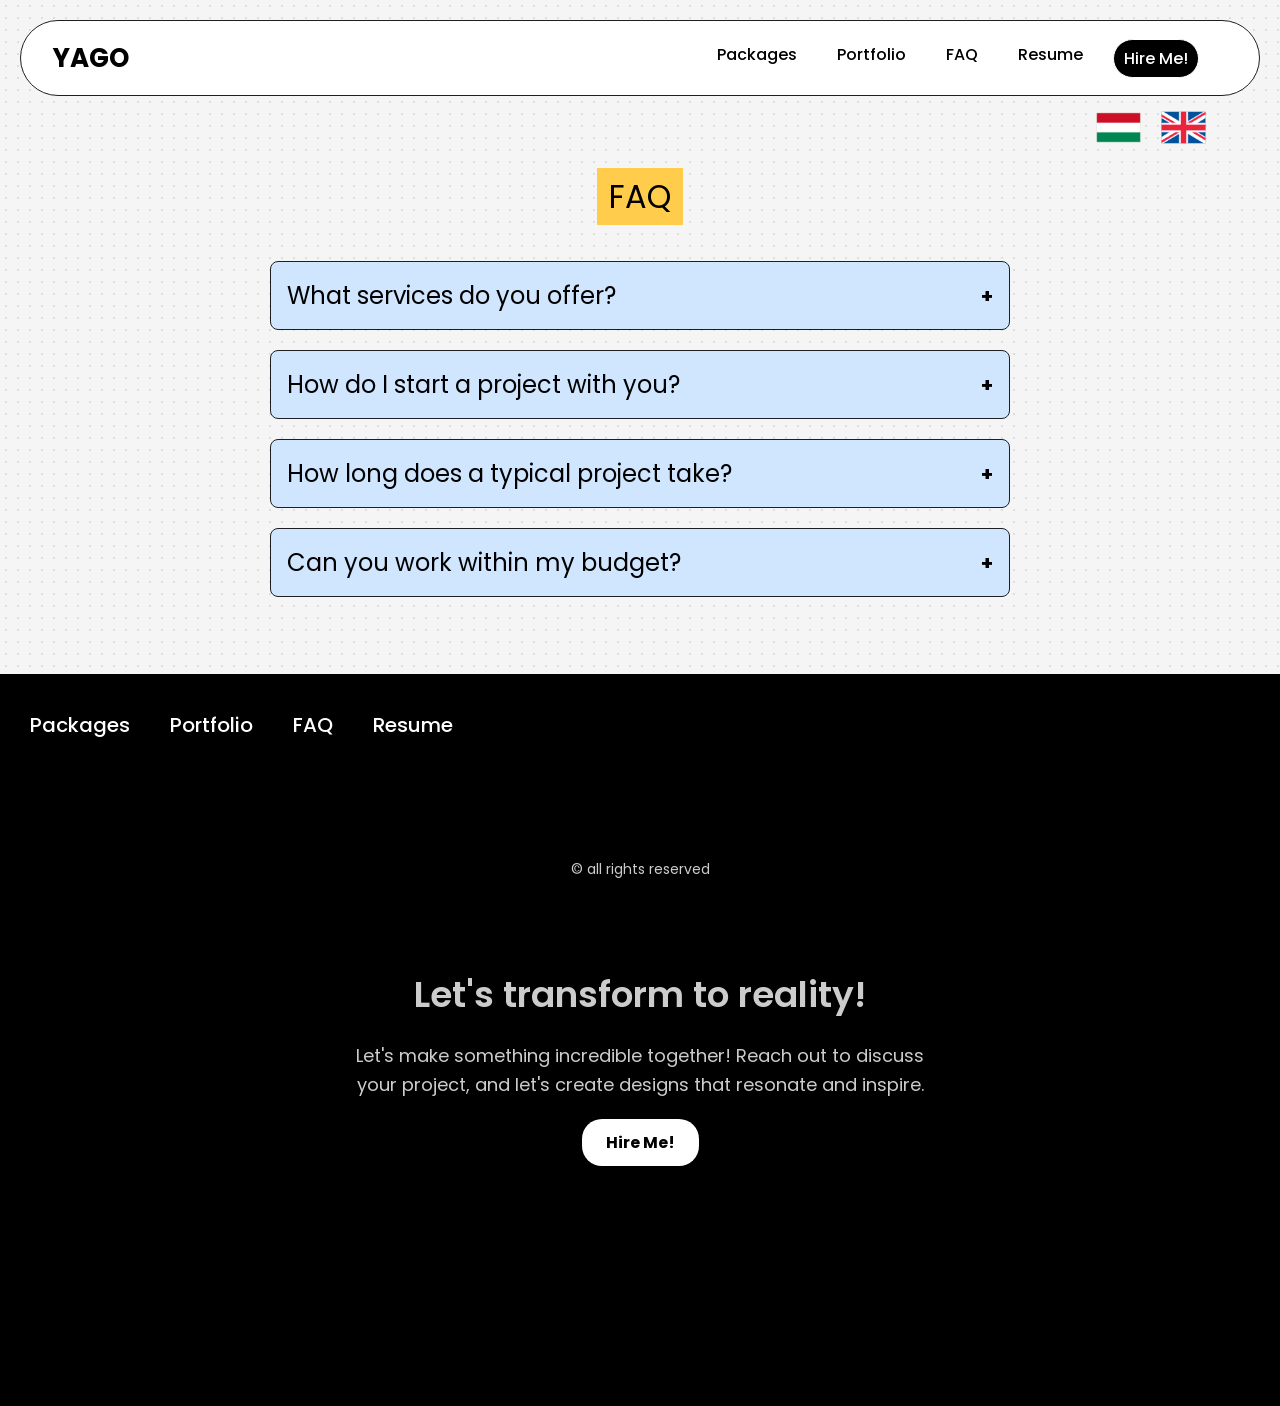
<file: yagoservice.html>
<!DOCTYPE html>
<html lang="en">
<head>
    <meta charset="UTF-8">
    <meta name="viewport" content="width=device-width, initial-scale=1.0">
    <title>Yago</title>

<link rel="stylesheet" href="yago.css?v=2">

       <link href="https://fonts.googleapis.com/css2?family=Poppins:wght@400;700&display=swap" rel="stylesheet">
      <link rel="icon" href="evilpictures/yellowcircle.png" type="image/png">

<style>
  body {
    font-family: 'Poppins', sans-serif;
  }
</style>

</head>

<link rel="preconnect" href="https://fonts.googleapis.com">
<link rel="preconnect" href="https://fonts.gstatic.com" crossorigin>
<link href="https://fonts.googleapis.com/css2?family=Poppins:wght@400;700&display=swap" rel="stylesheet">


<body>


<div class="lang-switch">
   <a href="yagoservice-hu.html">
    <img src="evilpictures/huhu_optimized.png" alt="HU">
  </a>

  <a href="yagoservice.html">
    <img src="evilpictures/english_optimized.png" alt="EN">
  </a>

</div>

  <nav class="navbar">
  <div class="logo">
    <span><a href="index-en.html">YAGO</a></span>
  </div>

  <ul class="nav-links desktop-menu">
    <li><a href="packages.html">Packages</a></li>
    <li><a href="portfolio.html">Portfolio</a></li>
    <li><a href="yagoservice.html">FAQ</a></li>
    <li><a href="https://drive.google.com/file/d/1FfE38Dp3_xjVUnNqO9Sjk7j9orYLN7DN/view?usp=sharing" target="_blank" rel="noopener noreferrer">Resume</a></li>
    <li><a href="hireme.html" class="hire">Hire Me!</a></li>
    <li><a href="#"><i class="fab fa-instagram"></i></a></li>
  </ul>

  <div class="hamburger" onclick="toggleMenu()">☰</div>

  <div class="mobile-menu">
    <span class="close" onclick="toggleMenu()">✕</span>
    <ul class="nav-links">
      <li><a href="packages.html">Packages</a></li>
      <li><a href="portfolio.html">Portfolio</a></li>
      <li><a href="yagoservice.html">FAQ</a></li>
    <li><a href="https://drive.google.com/file/d/1FfE38Dp3_xjVUnNqO9Sjk7j9orYLN7DN/view?usp=sharing" target="_blank" rel="noopener noreferrer">Resume</a></li>
      <li><a href="hireme.html" class="hire">Hire Me!</a></li>
      <li><a href="#"><i class="fab fa-instagram"></i></a></li>
    </ul>
  </div>
</nav>

<script>
  function toggleMenu() {
    const menu = document.querySelector('.mobile-menu');
    const hamburger = document.querySelector('.hamburger');
    const lang = document.querySelector('.lang-switch'); // <-- EZ A JÓ!

    const isOpen = menu.classList.toggle('show');

    hamburger.style.display = isOpen ? 'none' : 'block';

    if (lang) {
      lang.style.display = isOpen ? 'none' : 'flex'; // ha eredetileg block volt, akkor 'block'
    }
  }
</script>


<section class="faq-section">
  <div class="faq-header">
    <span class="faq-label">FAQ</span>
  </div>
  
  <div class="faq-header">
</div>


  <div class="faq-item">
    <button class="faq-question">What services do you offer? <span class="plus">+</span></button>
    <div class="faq-answer">
      <p>I offer web design, branding, and interactive UI development tailored to your needs.</p>
    </div>
  </div>

  <div class="faq-item">
    <button class="faq-question">How do I start a project with you? <span class="plus">+</span></button>
    <div class="faq-answer">
      <p>Just reach out via the contact form or email, and we’ll schedule a discovery call.</p>
    </div>
  </div>

  <div class="faq-item">
    <button class="faq-question">How long does a typical project take? <span class="plus">+</span></button>
    <div class="faq-answer">
      <p>Most projects take 2–4 weeks depending on scope and feedback cycles.</p>
    </div>
  </div>

  <div class="faq-item">
    <button class="faq-question">Can you work within my budget? <span class="plus">+</span></button>
    <div class="faq-answer">
      <p>Absolutely! I offer flexible packages and always aim to find a solution that fits.</p>
    </div>
  </div>
</section>

<script>
  const questions = document.querySelectorAll('.faq-question');

  questions.forEach(q => {
    q.addEventListener('click', () => {
      const answer = q.nextElementSibling;
      const plus = q.querySelector('.plus');
      const isOpen = answer.style.display === 'block';

      answer.style.display = isOpen ? 'none' : 'block';
      plus.textContent = isOpen ? '+' : '−';
    });
  });
</script>


<footer class="site-footer">
<header class="main-header">
  <nav class="nav-bar">
    <ul class="nav-linked">
      <li><a href="packages.html">Packages</a></li>
      <li><a href="portfolio.html">Portfolio</a></li>
      <li><a href="yagoservice.html">FAQ</a></li>
    <li><a href="https://drive.google.com/file/d/1FfE38Dp3_xjVUnNqO9Sjk7j9orYLN7DN/view?usp=sharing" target="_blank" rel="noopener noreferrer">Resume</a></li>
    </ul>
  </nav>
</header>

<section class="hero-section">
  <div class="hero-content">
    <h1>Let's transform to reality!</h1>
    <p>
      Let's make something incredible together! Reach out to discuss your project, and let's create designs that resonate and inspire.
    </p>
    <a href="hireme.html" class="hire-btn">Hire Me!</a>
  </div>
</section>






  <div class="footer-left">
    <p> © all rights reserved</p>
  </div>
</footer>
</file>
<file: yago.css>
@import url('https://fonts.googleapis.com/css2?family=Nunito:wght@200;300;400;600;700;800&amp;display=swap');



:root{
    --vilagos:#E4E8EC;
    --pisas:#A8A69D;
    --sotet-kek:#2D3E50;
    --vilagos-kek:#B0C4D9;
    --fekete:#1C1F24;
}

body{
 background: radial-gradient(var(--pisas), transparent 1px);
 background-size: 12px  12px ;
 background-color: whitesmoke;
 margin: 0px;
}


body {
  margin: 0;
}


.navbar {
  display: flex;
  justify-content: space-between;
  align-items: center;
  border: 1px solid #1C1F24;
  border-radius: 50px;
  padding: 15px 20px;
  margin: 20px;
  position: sticky;
  top: 0;
  z-index: 1000; 
  background-color: white;
}



.logo span {
  color: black;
  padding: 8px 12px;
  font-weight: bold;
  border-radius: 4px;
  font-size: 26px;
}

.logo span a {
  text-decoration: none; /* eltünteti az aláhúzást */
  color: inherit;         /* örökli a span színét */
}



.nav-links {
  list-style: none;
  display: flex;
  gap: 20px;
  align-items: center;
  margin: 0;
  padding: 0;
}


.nav-linked {
  list-style: none;
  display: flex;
  gap: 20px;
  align-items: center;
  margin: 0;
  padding: 0;
}




.hire {
    background-color: black;
    color: white;
    border: 1px solid white;
    padding: 10px 20px;
    border-radius: 20px;
    text-decoration: none;
    transition: background-color 0.2s ease;
}



/* Instagram ikon (Font Awesome szükséges) */
.fab.fa-instagram {
  font-size: 18px;
}

.nav-links li a:not(.hire){
  color:black;
  overflow: hidden;
}


.nav-links li a {
  position: relative;
  display: inline-block;
  text-decoration: none;
  font-weight: 500;
  padding: 6px 10px;
  color: white;
  font-size: 20px;

}


.nav-linked li a {
  position: relative;
  display: inline-block;
  text-decoration: none;
  font-weight: 500;
  padding: 6px 10px;
  color: white;
  font-size: 20px;

}


/* Pseudo-element: a háttércsík */
.nav-links li a:not(.hire)::before {
  content: "";
  position: absolute;
  top: 0;
  right: 0;
  width: 0%;
  height: 100%;
  background-color: #FF5580; /* rózsaszín */
  z-index: -1;
  transition: width 0.4s ease;
}

/* Hover: a háttér jobbról balra kitölt */
.nav-links li a:hover::before {
  width: 100%;
  left: 0;
  right: auto;
}


.hamburger {
  font-size: 28px;
  cursor: pointer;
  display: none;
}

.mobile-menu {
  display: none;
  position: absolute;
  top: 100%;
  right: 0;
  width: 100%;
  background: white;
  border: 1px solid black;
  border-radius: 0 0 30px 30px;
  padding: 20px;
  z-index: 999;
  flex-direction: column;
  align-items: center;
  box-shadow: 0 10px 30px rgba(0, 0, 0, 0.1);
}


.mobile-menu ul {
  list-style: none;
  padding: 0;
  margin: 0;
  width: 100%;
  text-align: center;
}

.mobile-menu ul li {
  margin: 15px 0;
}

.mobile-menu .hire {
  background: black;
  color: white;
  padding: 12px 24px;
  border-radius: 25px;
}


.close {
  font-size: 28px;
  cursor: pointer;
  align-self: flex-end;
  margin-bottom: 10px;
}

/* Mobil nézet */
@media (max-width: 768px) {

  .hamburger {
    display: block;
  }

  .logo {
    font-weight: bold;
    font-size: 24px;
  }

}


.mobile-menu.show {
  display: flex;
}

/*------kezdooldal---------*/

.intro {

  margin: 60px auto;
  text-align: left;
  font-family: 'Poppins', sans-serif;
  padding: 0 44px;
}

.status {
  font-size: 16px;
  color: #555;
  margin-bottom: 10px;
}

h1 {
  font-size: 36px;
  margin: 0;
  font-weight: 600;
}

.highlight {
  color: #FFCD4B; /* aranysárga */
  font-weight: bold;
}

.description {
  font-size: 18px;
  margin: 20px 0;
  line-height: 1.5;
}

.buttons {
  display: flex;
  gap: 14px;
}



.hire:hover {
  transform: scale(1.05);
}

.portfolio-link {
  background-color: white;
  color: black;
  border: 1px solid black;
  padding: 10px 20px;
  border-radius: 20px;
  text-decoration: none;
  transition: background-color 0.2s ease;
}

.portfolio-link:hover {
  background-color: black;
  color: white;
}

.projects {
  font-family: 'Poppins', sans-serif;
  text-align: center;
}

.projects p {
  font-size: 18px;
  margin-bottom: 45px;
  margin-top: 0px;
}



.projects h2 {
  font-size: 32px;
  margin-bottom: 60px;
  background-color: #FFCD4B;
  font-weight: normal;
  display: inline-block;
}

.project-grid {
  display: flex;
  gap: 20px;
  justify-content: center;
  flex-wrap: wrap;
}



.logo-img{
  width: 110px;
  margin-bottom: 20px;
}

.project-box {
  width: 200px;
  height: 220px;
  border-radius: 12px;
  display: flex;
  flex-direction: column;
  justify-content: center;
  align-items: center;
  color: white;
  position: relative;
  box-shadow: 0 0 10px rgba(0,0,0,0.1);
  padding: 20px;
  color: #3989c9;
}

.project-box .logo {
  font-size: 48px;
  margin-bottom: 10px;
  
}

.project-box .label {
  font-size: 16px;
  font-weight: 500;
  margin-bottom: 10px;
}

.see-project {
  background-color: white;
  color: black;
  padding: 6px 12px;
  border-radius: 6px;
  font-weight: bold;
  text-decoration: none;
  font-size: 14px;
  transition: background-color 0.2s ease;
}

.see-project:hover {
  background-color: #eee;
}



/* Gomb alul */
.portfolio-btn {
  display: inline-block;
  margin-top: 40px;
  background-color: black;
  color: white;
  padding: 10px 20px;
  border-radius: 20px;
  text-decoration: none;
  transition: transform 0.2s ease;
}

.portfolio-btn:hover {
  transform: scale(1.05);
  color: black;
  background-color: white;
      border: 1px solid black;

}
.project-box {
  width: 240px;
  height: 240px;
  border-radius: 12px;
  display: flex;
  flex-direction: column;
  justify-content: center;
  align-items: center;
  color: white;
  position: relative;
  box-shadow: 0 0 10px rgba(0,0,0,0.1);
  padding: 20px;
  transform: scale(1.1); /* nagyobb méret */
}

/* Egyedi ferdítések */
.red {
  background-color: #43244A;
  transform: rotate(-5deg) scale(1.1);
  transition: transform 0.4s ease, box-shadow 0.4s ease;
  transform-origin: center;
}


.red:hover {
  transform: scale(1.05) rotate(-2deg);
  box-shadow: 0 10px 20px rgba(0, 0, 0, 0.2);
  z-index: 2;
}


.green {
  background-color: #570101;
  transform: rotate(4deg) scale(1.1);
    transition: transform 0.4s ease, box-shadow 0.4s ease;
  transform-origin: center;
}

.green:hover {
  transform: scale(1.05) rotate(-2deg);
  box-shadow: 0 10px 20px rgba(0, 0, 0, 0.2);
  z-index: 2;
}

.blue {
  background-color: #004C7E;
  border: 2px solid ;
  transform: rotate(-3deg) scale(1.1);
    transition: transform 0.4s ease, box-shadow 0.4s ease;
  transform-origin: center;
}

.blue:hover {
  transform: scale(1.05) rotate(-2deg);
  box-shadow: 0 10px 20px rgba(0, 0, 0, 0.2);
  z-index: 2;
}


.site-footer {
  background-color: #000;
  color: #ccc;
  padding: 30px 20px;
  align-items: center;
  font-family: 'Poppins', sans-serif;
}

.footer-left p {
  margin: 0;
  font-size: 14px;
    transform: translateX(-50%);
}

.footer-right {
  display: flex;
  gap: 14px;
  flex-wrap: wrap;
}

.footer-btn {
  background-color: white;
  color: black;
  padding: 8px 14px;
  border-radius: 6px;
  font-weight: bold;
  text-decoration: none;
  font-size: 14px;
  transition: background-color 0.2s ease;
}

.footer-btn:hover {
  background-color: #eee;
}

.footer-tag {
  color: #ccc;
  font-size: 14px;
  text-decoration: none;
  border: 1px solid #ccc;
  padding: 8px 14px;
  border-radius: 6px;
  transition: background-color 0.2s ease;
}

.footer-tag:hover {
  background-color: #222;
}





.nav-bar .nav-linked {
  list-style: none;
  gap: 20px;
  margin: 0;
  padding: 0;
  transform: translate(0px, 0px);

}

.nav-bar .nav-links li a {
  color: #fff;
  text-decoration: none;
  font-weight: 500;
  font-size: 16px;
}

.hero-section {
  display: flex;
  justify-content: center;
  align-items: center;
  text-align: center;
  min-height: 70vh;
}


.hero-content {
  max-width: 600px;
}

.hero-content h1 {
  font-size: 36px;
  margin-bottom: 20px;
}

.hero-content p {
  font-size: 18px;
  color: #ccc;
  margin-bottom: 30px;
  line-height: 1.6;
}

.hire-btn {
  background-color: white;
  color: black;
  padding: 12px 24px;
  border-radius: 20px;
  font-weight: bold;
  text-decoration: none;
  font-size: 16px;
  transition: transform 0.2s ease;
}

.hire-btn:hover {
  transform: scale(1.05);
}

.corner-nav {
  position: fixed;
  top: 20px;
  left: 20px;
  z-index: 1000;
}

.nav-links {
  list-style: none;
  display: flex;
  gap: 20px;
  margin: 0;
  padding: 0;
}

.nav-links li a {
  color: white;
  text-decoration: none;
  font-weight: 500;
  font-size: 16px;
}

.footer-center {
  position: fixed;
  bottom: 20px;
  left: 50%;
  transform: translateX(-50%);
  color: #ccc;
  font-size: 14px;
  font-family: 'Poppins', sans-serif;
}

.footer-left p {
  position: fixed;
  bottom: 20px;
  left: 50%;
  transform: translateX(-50%);
  margin: 0;
  font-size: 14px;
  color: #ccc;
  font-family: 'Poppins', sans-serif;
}

.faq-section {
  padding: 57px 270px;
  font-family: 'Poppins', sans-serif;
      text-align: center;
}

.faq-header {
  text-align: center;
  margin-bottom: 40px;
}

.faq-label {
  background-color: #FFCD4B;
  padding: 6px 12px;
  font-size: 32px;
}

.faq-arrow {
  display: block;
  font-size: 24px;
  margin-top: 10px;
}

.faq-item {
  margin-bottom: 20px;
  transition: transform 0.3s ease; 
}

.faq-item:hover{
  transform: scale(1.05); /* 5%-kal nagyobb lesz */
}

.faq-icon {
  width: 70px;
  height: 70px;
  vertical-align: middle;
  margin-left: 25px;
  transform: scaleX(-1);
  transform: rotate(150deg);
}

.faq-question {
  width: 100%;
  background-color: #d0e6ff;
  color: black; /* fekete felirat */
  border: none;
  padding: 16px;
  font-size: 24px;
  text-align: left;
  border-radius: 8px;
  cursor: pointer;
  display: flex;
  justify-content: space-between;
  align-items: center;
  border: 1px solid #1C1F24;
  font-family: 'Poppins', sans-serif;
}



.faq-question .plus {
  font-size: 20px;
  font-weight: bold;
}

.faq-answer {
  display: none;
  background-color: #f0f8ff;
  padding: 16px;
  border-radius: 0 0 8px 8px;
  margin-top: -10px;
  color: #333;
}

.faq-answer.open {
  max-height: 200px;
  opacity: 1;
  padding: 16px;
  border-color: #d0e6ff; /* világoskék keret */
}

@media (max-width: 768px) {
  .faq-section {
    padding: 40px 20px;
  }

  .faq-question {
    font-size: 20px;
    padding: 14px;
  }

  .faq-answer {
    font-size: 16px;
    padding: 14px;
  }

  .faq-label {
    font-size: 24px;
  }

  .faq-icon {
    width: 50px;
    height: 50px;
    margin-left: 10px;
  }

  .hero-section{
    margin-right: 0px;
  }

  .nav-bar .nav-linked{
    transform: translate(0px, -8px);
  }

  .lang-switch img {
  width: 35px;
  height: auto;
  cursor: pointer;
  border-radius: 3px;
  transition: 0.2s ease-in-out;
  z-index: 10000;
}
  
}


.yago-contact-wrapper {
  display: flex;
  justify-content: space-between;
  padding: 60px 40px;
  gap: 40px;
  flex-wrap: wrap;
}

/* Bal oldal: szöveg és elérhetőségek */
.contact-left-panel {
  flex: 1;
  min-width: 300px;
}

.contact-title {
  font-size: 28px;
  margin-bottom: 20px;
}

.contact-description {
  font-size: 16px;
  line-height: 1.6;
}

.contact-details {
  margin-top: 30px;
}

.contact-subtitle {
  margin-top: 20px;
  margin-bottom: 5px;
  font-weight: bold;
  display: inline-block;

}

.contact-email {
  font-size: 15px;
}

.contact-social-links {
  display: flex;
  gap: 10px;
  margin-top: 10px;
}

.contact-social-links a {
  text-decoration: none;
  color: black;
  padding: 6px 12px;
  border-radius: 6px;
  font-size: 14px;
}

/* Jobb oldal: űrlap */
.form-right-box {
  flex: 1;
  min-width: 300px;
  padding: 30px;
  border-radius: 10px;
}

.form-title {
  font-size: 22px;
  margin-bottom: 20px;
}





.form-fields {
  display: flex;
  flex-direction: column;
  gap: 15px;
}

.form-fields label {
  font-weight: 500;
}

.form-fields input,
.form-fields textarea {
  padding: 10px;
  border: none;
  border-bottom: 2px solid #ccc;
  font-size: 16px;
  background-color: transparent;
  resize: vertical;
  font-family: 'Poppins', sans-serif;
    outline: none;
}

.form-submit-button {
  background-color: black;
  color: white;
  border: none;
  padding: 12px;
  border-radius: 30px;
  cursor: pointer;
  width: 100%; /* ez teszi olyan szélessé, mint az input mezők */
  box-sizing: border-box;
  font-family: 'Poppins', sans-serif;
}





.nav-links {
  display: flex;
  gap: 20px;
  list-style: none;
}

.nav-links a {
  text-decoration: none;
  color: black;
}



.hamburger {
  display: none;
  cursor: pointer;
  font-size: 28px;
  z-index: 1001;
}

/* --- Mobil nézet --- */
@media (max-width: 768px) {
  .desktop-menu {
    display: none;
  }

  .hamburger {
    display: block;
  }

  .mobile-menu {
    position: fixed;
    top: 0;
    right: 0;
    width: 80%;
    max-width: 320px;
    height: 100vh;
    background-color: white;
    box-shadow: -2px 0 10px rgba(0,0,0,0.1);
    transform: translateX(100%);
    transition: transform 0.3s ease;
    z-index: 1000;
    padding: 20px;
    display: flex;
    flex-direction: column;
    align-items: center;
  }

  .mobile-menu.show {
    transform: translateX(0);
  }

  .mobile-menu .close {
    align-self: flex-end;
    font-size: 24px;
    cursor: pointer;
    margin-bottom: 20px;
  }

  .mobile-menu .nav-links {
    display: flex;
    flex-direction: column;
    align-items: center;
    gap: 20px;
    list-style: none;
    padding: 0;
    margin: 0;
  }

  .mobile-menu .nav-links a {
    text-decoration: none;
    color: white;
    font-size: 18px;
  }

  .mobile-menu .hire {
    padding: 10px 20px;
    border-radius: 8px;
  }

}

.lang-switch {
position: fixed;
    top: 105px;
    right: 74px;
    display: flex;
    gap: 20px;
    z-index: 2000;
}

.lang-switch img {
  width: 45px;
  height: auto;
  cursor: pointer;
  border-radius: 3px;
  transition: 0.2s ease-in-out;
}

.lang-switch img:hover {
  transform: scale(1.15);
}

.hero {
  display: flex;
  align-items: center;
  justify-content: space-between;
  gap: 30px;

}

.hero-text {
  flex: 1;
}

.hero-image {
  max-width: 420px;
  width: 100%;
  border-radius: 20px;
  object-fit: cover;


  /* Döntés */
  transform: rotate(-6deg);

  /* Keret */
  border: 6px solid #ffffff15; /* finom, áttetsző fehér keret */
  box-shadow: 0 25px 45px rgba(0, 0, 0, 0.55);

  transition: transform 0.3s ease, box-shadow 0.3s ease;
}

/* Hover effekt – kicsit kiegyenesedik és erősebb a fény */
.hero-image:hover {
  transform: rotate(-3deg) scale(1.03);
  box-shadow: 0 35px 60px rgba(0, 0, 0, 0.65);
}

.hero-images{
    animation: 1.2s ease-out forwards;
}

.hero-images:hover{
    transform: rotate(-3deg) scale(1.03);
}

/* Mobilon kevésbé legyen döntött */
@media (max-width: 800px) {
  .hero-image {
    transform: rotate(-3deg);
    max-width: 300px;
  }


}

/* 1. Extra nagy mobilok (iPhone 14 Pro Max, 15 Pro Max, 16 Max) */
@media (max-width: 430px) { 
  .lang-switch{
  top: 601px;
  right: 25px;
  gap: 20px;
  }
}

@media (max-width: 1024px) {
  .lang-switch{
        top: 105px;
        right: 39px;
        gap: 12px;
  }

  .lang-switch img {
    width: 44px;
  }
}

/* 2. Nagy modern iPhone-ok (iPhone 12–15, 14 Pro, 15 Pro) */
@media (max-width: 414px) {
    .lang-switch{
        top: 100px;
        right: 38px;
        gap: 13px;
  }
 }

/* 3. Közepes modern iPhone-ok (iPhone 12/13/14/15 alapmodellek) */
@media (max-width: 393px) { 
    .lang-switch{
  top: 601px;
  right: 25px;
  gap: 20px;
  }
}

/* 4. Klasszikus mobil breakpoint (iPhone 11, XR, régebbi Androidok) */
@media (max-width: 390px) {
    .lang-switch{
        top: 105px;
        right: 34px;
        gap: 15px;

  }
 }

/* 5. Kis mobilok (iPhone SE, kisebb Androidok) */
@media (max-width: 375px) {
    .lang-switch{
        top: 105px;
        right: 32px;
        gap: 14px;
  }
 }

/* 6. Extra kicsi kijelzők (régi telefonok) */
@media (max-width: 360px) { 
    .lang-switch{

        top: 105px;
        right: 36px;
        gap: 12px;

  }

  .lang-switch img
 {
        width: 37px;
 }
}




.hero-image {
  flex: 1;
  display: flex;
  justify-content: center;
  margin-right: 80px;
}

@media (max-width: 800px) {
  .hero-image {
    margin-right: 0 !important;
  }
}


.hero-image img {
  width: 75%;
  max-width: 260px;
  border-radius: 16px;
  object-fit: cover;
  box-shadow: 0 10px 30px rgba(0,0,0,0.18);
  opacity: 0;
  transform: translateY(20px);
  animation: fadeInUp 1.2s ease-out forwards;
}

@media (max-width: 800px) {
  .buttons {
    justify-content: center;
    align-items: center;
    gap: 1rem;
  }

  .main-header {
    display:none;
  }
}

/* Animáció definíció */
@keyframes fadeInUp {
  to {
    opacity: 1;
    transform: translateY(0);
  }
}


/* Mobilbarátság */
@media (max-width: 768px) {
  .hero {
    flex-direction: column-reverse;
    text-align: center;
  }
}

.project-details {
  max-width: 800px;
  margin: 40px auto;
  padding: 30px;
  background-color: white;
  border-radius: 12px;
  box-shadow: 0 4px 12px rgba(0, 0, 0, 0.1);
    font-family: 'Poppins', sans-serif;
  color: black;
}

.project-details h2 {
  font-size: 28px;
  margin-bottom: 20px;
  color: #3989c9;
}

.project-details p {
  font-size: 16px;
  line-height: 1.6;
  margin-bottom: 20px;
}

.project-details ul {
  list-style-type: disc;
  padding-left: 20px;
  margin-bottom: 20px;
}

.project-details ul li {
  margin-bottom: 8px;
}

.project-details a {
  color: #3989c9;
  text-decoration: none;
  font-weight: bold;
}

.project-details a:hover {
  text-decoration: underline;
}


.hero-image {
  margin-top: 20px;
  max-width: 300px;
  width: 100%;
  border-radius: 12px;
  display: block;
}

.about-section {
  padding: 5rem 8vw;;
  color: #f9fafb;
  position: relative;
  overflow: hidden;
}


.about-inner {
  position: relative;
  display: flex;
  align-items: center;
  gap: 4rem;
  z-index: 1;
  justify-content: center;
}

/* FOTO + SZÍNES KERETEK */

.about-photo-wrapper {
  position: relative;
  width: 260px;
  height: 320px;
}

.about-photo {
  position: relative;
  width: 100%;
  height: 100%;
  object-fit: cover;
  border-radius: 24px;
  z-index: 4;
  box-shadow: 0 25px 50px rgba(0, 0, 0, 0.7);
}

/* Keretek */
.about-photo-border {
  position: absolute;
  inset: 0;
  border-radius: 24px;
  border: 4px solid;
  z-index: 1;
}

.border-pink {
  border-color: #fb7185;   /* pink */
  transform: translate(-14px, -18px);
  z-index: 2;
}

.border-yellow {
  border-color: #facc15;   /* yellow */
  transform: translate(10px, 12px);
  z-index: 1;
}

.border-blue {
  border-color: #38bdf8;   /* blue */
  transform: translate(-8px, 18px);
  z-index: 0;
}

/* SZÖVEG BLOKK */

.about-text {
  max-width: 560px;
  color: #000; /* fekete szöveg */
}

.about-text h2 {
  font-size: 2rem;
  margin-bottom: 1.25rem;
  color: #000; /* fekete cím */
}

.about-text p {
  line-height: 1.7;
  font-size: 0.98rem;
  color: #000; /* fekete bekezdés */
  margin-bottom: 1rem;
}

.about-button {
  display: inline-block;
  margin-top: 1.5rem;
  padding: 0.85rem 1.8rem;
  border-radius: 999px;

  background: #000;      /* fekete háttér */
  color: #fff;           /* fehér szöveg */
  border: 2px solid #000;

  font-weight: 600;
  text-decoration: none;
  font-size: 0.95rem;

  transition: 0.25s ease;
}

/* Hover – fordított színek */
.about-button:hover {
  background: #fff;      /* fehér háttér */
  color: #000;           /* fekete szöveg */
  border-color: #000;
}



/* RESZPONZÍV – TABLET / MOBIL */

@media (max-width: 900px) {
  .about-inner {
    flex-direction: column;
    text-align: left;
  }

  .about-photo-wrapper {
    margin-bottom: 2rem;
  }
}

@media (max-width: 600px) {
  .about-section {
    padding: 3.5rem 6vw;
  }

  .about-inner {
    gap: 2.5rem;
  }

  .about-photo-wrapper {
    width: 220px;
    height: 270px;
  }

  .about-text h2 {
    font-size: 1.6rem;
  }
}



.responsive-container-block {
  min-height: 75px;
  height: fit-content;
  width: 100%;
  padding-top: 10px;
  padding-right: 10px;
  padding-bottom: 10px;
  padding-left: 10px;
  display: flex;
  flex-wrap: wrap;
  margin-top: 0px;
  margin-right: auto;
  margin-bottom: 0px;
  margin-left: auto;
  justify-content: flex-start;
}

.text-blk {
  margin-top: 0px;
  margin-right: 0px;
  margin-bottom: 0px;
  margin-left: 0px;
  padding-top: 10px;
  padding-right: 10px;
  padding-bottom: 10px;
  padding-left: 10px;
  line-height: 25px;
}

.responsive-container-block.bigContainer {
  padding-top: 10px;
  padding-right: 30px;
  padding-bottom: 10px;
  padding-left: 30px;
  flex-direction: column;
  align-items: center;
  justify-content: center;
}

.mainImg {
  color: black;
  width: 55%;
  height: auto;
  box-shadow: rgba(0, 0, 0, 0.05) 0px 5px 10px 7px;
  border-top-left-radius: 10px;
  border-top-right-radius: 10px;
  border-bottom-right-radius: 10px;
  border-bottom-left-radius: 10px;
}
.yellow-word {
  color: #FFCD4B;
}


.text-blk.headingText {
  font-size: 36px;
  font-weight: 700;
  line-height: 34px;
  color: black;
  padding-top: 0px;
  padding-right: 10px;
  padding-bottom: 0px;
  padding-left: 10px;
  margin-top: 0px;
  margin-right: 0px;
  margin-bottom: 30px;
  margin-left: 0px;
}

.allText {
  padding-top: 0px;
  padding-right: 0px;
  padding-bottom: 0px;
  padding-left: 0px;
  margin-top: 0px;
  margin-right: 0px;
  margin-bottom: 0px;
  margin-left: 40px;
  width: 40%;
  margin: 0 0 0 0;
}

.text-blk.subHeadingText {
  color: black;
  font-size: 22px;
  line-height: 34px;
  font-weight: 700;
  padding-top: 0px;
  padding-right: 10px;
  padding-bottom: 0px;
  padding-left: 10px;
  margin-top: 0px;
  margin-right: 0px;
  margin-bottom: 15px;
  margin-left: 0px;
}

.text-blk.description {
  font-size: 18px;
  line-height: 34px;
  color: black;
  margin-top: 0px;
  margin-right: 0px;
  margin-bottom: 50px;
  margin-left: 0px;
  padding-top: 0px;
  padding-right: 10px;
  padding-bottom: 0px;
  padding-left: 10px;
}

.explore {
    background-color: black;
    color: white;
    padding: 10px 20px;
    border-radius: 20px;
    text-decoration: none;
    font-size: 16px;
    font-family: 'Poppins', sans-serif;
      transition: background-color 0.2s ease;
}

.explore:hover{
  background: #fff;      /* fehér háttér */
  color: #000;           /* fekete szöveg */
}



.responsive-container-block.Container {
  margin-top: 80px;
  margin-right: auto;
  margin-bottom: 50px;
  margin-left: auto;
  justify-content: center;
  align-items: center;
  max-width: 1320px;
  padding-top: 10px;
  padding-right: 10px;
  padding-bottom: 10px;
  padding-left: 10px;
}

.responsive-container-block.Container.bottomContainer {
  margin-top: 100px;
  margin-right: 0px;
  margin-bottom: 50px;
  margin-left: 0px;
  flex-direction: row-reverse;
  margin: 100px auto 50px auto;
}

.allText.aboveText {
  margin: 0 0 0 40px;
}

.allText.bottomText {
  margin: 0 40px 0 0;
}

@media (max-width: 1024px) {
  .responsive-container-block.Container {
    max-width: 850px;
  }

  .mainImg {
    width: 55%;
    height: auto;
  }

  .text-blk.description {
    font-size: 18px;
  }

  .allText {
    width: 40%;
    margin-top: 0px;
    margin-right: 0px;
    margin-bottom: 0px;
    margin-left: 20px;
  }

  .responsive-container-block.bigContainer {
    padding-top: 10px;
    padding-right: 10px;
    padding-bottom: 10px;
    padding-left: 10px;
  }

  .text-blk.subHeadingText {
    font-size: 22px;
  }

  .responsive-container-block.Container.bottomContainer {
    margin: 80px auto 50px auto;
  }

  .responsive-container-block.Container {
    max-width: 830px;
  }

  .allText.aboveText {
    margin: 30px 0 0 40px;
  }

  .allText.bottomText {
    margin: 30px 40px 0 0;
  }
}

@media (max-width: 768px) {
  .mainImg {
    width: 90%;
  }

  .allText {
    width: 100%;
    margin-top: 0px;
    margin-right: 0px;
    margin-bottom: 0px;
    margin-left: 0px;
    display: flex;
    flex-direction: column;
    justify-content: center;
    align-items: center;
    padding-top: 0px;
    padding-right: 0px;
    padding-bottom: 0px;
    padding-left: 0px;
  }

  .responsive-container-block.Container {
    flex-direction: column;
    height: auto;
  }

  .text-blk.headingText {
    text-align: center;
  }

  .text-blk.subHeadingText {
    text-align: center;
    font-size: 22px;
  }

  .text-blk.description {
    text-align: center;
    font-size: 18px;
  }

  .allText {
    margin-top: 40px;
    margin-right: 0px;
    margin-bottom: 0px;
    margin-left: 0px;
  }

  .allText.aboveText {
    margin: 40px 0 0 0;
  }

  .responsive-container-block.Container {
    margin: 80px auto 50px auto;
  }

  .responsive-container-block.Container.bottomContainer {
    margin: 50px auto 50px auto;
  }

  .allText.bottomText {
    margin: 40px 0 0 0;
  }
}

@media (max-width: 500px) {
  .responsive-container-block.Container {
    padding-top: 10px;
    padding-right: 0px;
    padding-bottom: 10px;
    padding-left: 0px;
    width: 100%;
    max-width: 100%;
  }

  .mainImg {
    width: 100%;
  }

  .responsive-container-block.bigContainer {
    padding-top: 10px;
    padding-right: 25px;
    padding-bottom: 10px;
    padding-left: 25px;
  }

  .text-blk.subHeadingText {
    font-size: 22px;
    padding-top: 0px;
    padding-right: 0px;
    padding-bottom: 0px;
    padding-left: 0px;
  }

  .text-blk.description {
    font-size: 18px;
    padding-top: 0px;
    padding-right: 0px;
    padding-bottom: 0px;
    padding-left: 0px;
  }

  .allText {
    padding-top: 0px;
    padding-right: 0px;
    padding-bottom: 0px;
    padding-left: 0px;
    width: 100%;
  }
}



*,
*:before,
*:after {
  -moz-box-sizing: border-box;
  -webkit-box-sizing: border-box;
  box-sizing: border-box;
}

body {
  margin: 0;
}

.wk-desk-1 {
  width: 8.333333%;
}

.wk-desk-2 {
  width: 16.666667%;
}

.wk-desk-3 {
  width: 25%;
}

.wk-desk-4 {
  width: 33.333333%;
}

.wk-desk-5 {
  width: 41.666667%;
}

.wk-desk-6 {
  width: 50%;
}

.wk-desk-7 {
  width: 58.333333%;
}

.wk-desk-8 {
  width: 66.666667%;
}

.wk-desk-9 {
  width: 75%;
}

.wk-desk-10 {
  width: 83.333333%;
}

.wk-desk-11 {
  width: 91.666667%;
}

.wk-desk-12 {
  width: 100%;
}

@media (max-width: 1024px) {
  .wk-ipadp-1 {
    width: 8.333333%;
  }

  .wk-ipadp-2 {
    width: 16.666667%;
  }

  .wk-ipadp-3 {
    width: 25%;
  }

  .wk-ipadp-4 {
    width: 33.333333%;
  }

  .wk-ipadp-5 {
    width: 41.666667%;
  }

  .wk-ipadp-6 {
    width: 50%;
  }

  .wk-ipadp-7 {
    width: 58.333333%;
  }

  .wk-ipadp-8 {
    width: 66.666667%;
  }

  .wk-ipadp-9 {
    width: 75%;
  }

  .wk-ipadp-10 {
    width: 83.333333%;
  }

  .wk-ipadp-11 {
    width: 91.666667%;
  }

  .wk-ipadp-12 {
    width: 100%;
  }
}

@media (max-width: 768px) {
  .wk-tab-1 {
    width: 8.333333%;
  }

  .wk-tab-2 {
    width: 16.666667%;
  }

  .wk-tab-3 {
    width: 25%;
  }

  .wk-tab-4 {
    width: 33.333333%;
  }

  .wk-tab-5 {
    width: 41.666667%;
  }

  .wk-tab-6 {
    width: 50%;
  }

  .wk-tab-7 {
    width: 58.333333%;
  }

  .wk-tab-8 {
    width: 66.666667%;
  }

  .wk-tab-9 {
    width: 75%;
  }

  .wk-tab-10 {
    width: 83.333333%;
  }

  .wk-tab-11 {
    width: 91.666667%;
  }

  .wk-tab-12 {
    width: 100%;
  }
}

@media (max-width: 500px) {
  .wk-mobile-1 {
    width: 8.333333%;
  }

  .wk-mobile-2 {
    width: 16.666667%;
  }

  .wk-mobile-3 {
    width: 25%;
  }

  .wk-mobile-4 {
    width: 33.333333%;
  }

  .wk-mobile-5 {
    width: 41.666667%;
  }

  .wk-mobile-6 {
    width: 50%;
  }

  .wk-mobile-7 {
    width: 58.333333%;
  }

  .wk-mobile-8 {
    width: 66.666667%;
  }

  .wk-mobile-9 {
    width: 75%;
  }

  .wk-mobile-10 {
    width: 83.333333%;
  }

  .wk-mobile-11 {
    width: 91.666667%;
  }

  .wk-mobile-12 {
    width: 100%;
  }
}

/* Alap: a zászló látszik */
.language-switcher {
  transition: opacity 0.3s ease;
}

/* Ha a mobilmenü nyitva van, tűnjön el */
.mobile-menu.show ~ .language-switcher {
  opacity: 0;
  pointer-events: none;
}
</file>
